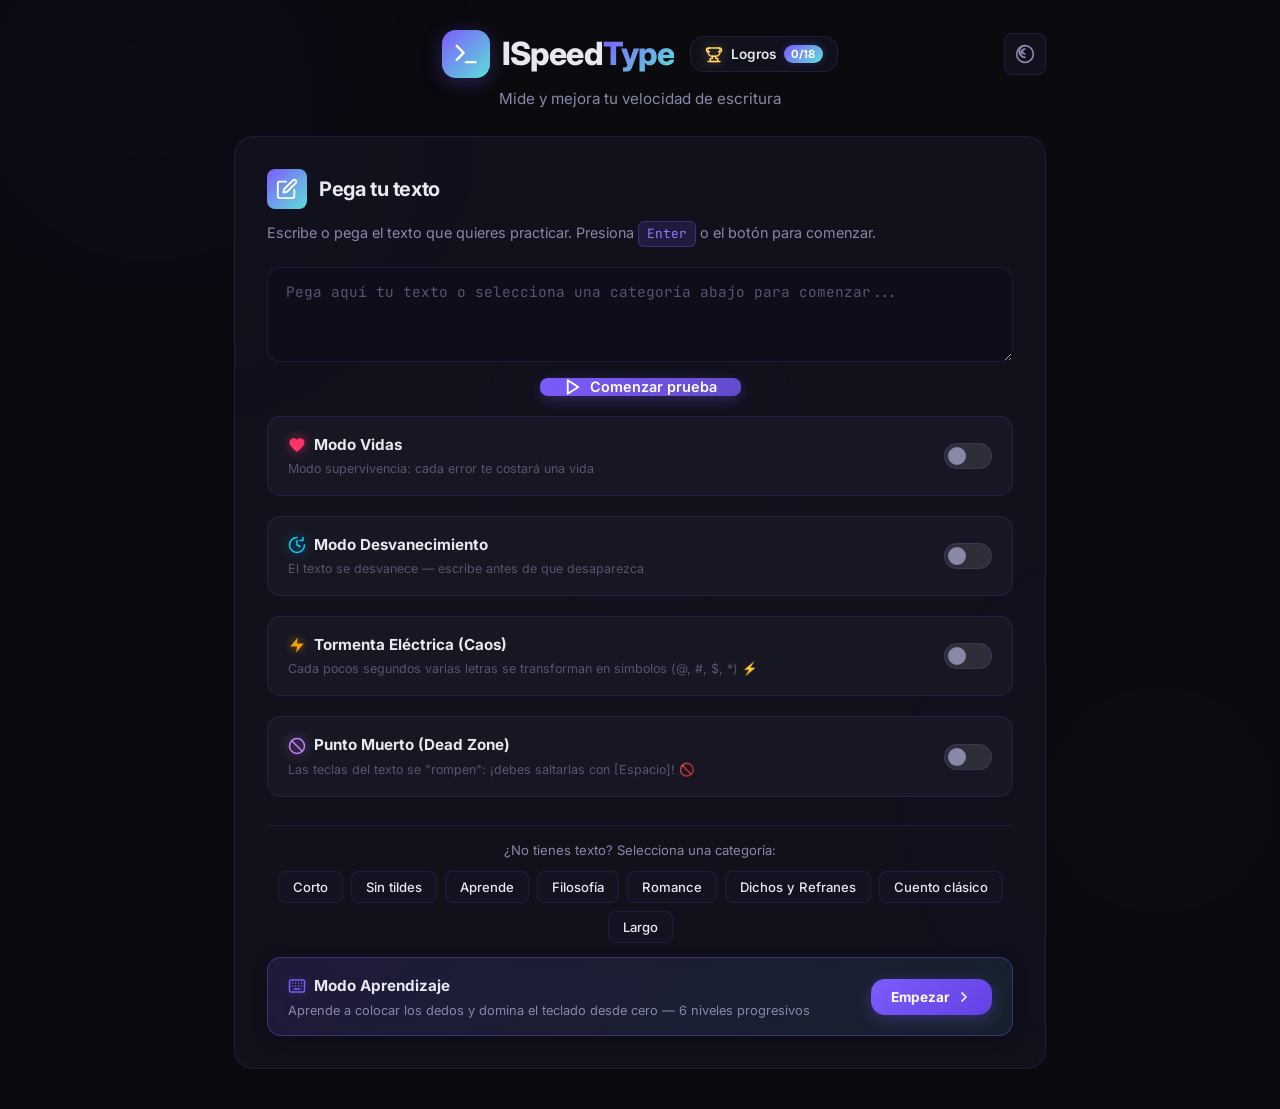
<file: index.html>
<!DOCTYPE html>
<html lang="es" data-theme="dark">
<head>
    <meta charset="UTF-8">
    <meta name="viewport" content="width=device-width, initial-scale=1.0">
    <!-- ========================================== -->
    <!-- 🚀 CONFIGURACIÓN SEO AVANZADA PARA ISPEEDTYPE -->
    <!-- ========================================== -->

    <!-- Título optimizado con palabras clave de alta búsqueda (Máximo 60 caracteres) -->
    <title>ISpeedType — Test de Mecanografía y Velocidad de Escritura</title>

    <!-- Descripción persuasiva con gancho comercial y emojis para el buscador (Máximo 155 caracteres) -->
    <meta name="description" content="⌨ Mide tus WPM y precisión con ISpeedType. Diviértete con modos de juego únicos: supervivencia con vidas, tormentas de símbolos y retos de mecanografía. 🚀">

    <!-- Palabras clave de control para el robot de Google -->
    <meta name="robots" content="index, follow">
    <meta name="author" content="Holman2chila-droid">
    <link rel="canonical" href="https://github.io">

    <!-- 🌐 Optimización para Redes Sociales (Open Graph - Facebook, Discord, WhatsApp) -->
    <meta property="og:site_name" content="ISpeedType">
    <meta property="og:title" content="ISpeedType — Test de Mecanografía Gamificado">
    <meta property="og:description" content="¿Qué tan rápido escribes? Pon a prueba tus dedos con vidas, textos desvanecientes y caos de símbolos. ¡Mejora tus WPM gratis!">
    <meta property="og:type" content="website">
    <meta property="og:url" content="https://github.io">
    <!-- Nota: Si más adelante diseñas un logo o banner, pon su enlace en la línea de abajo -->
    <meta property="og:image" content="https://github.io/assets/preview.png"> 

    <!-- 🐦 Optimización Exclusiva para X (Twitter Card) -->
    <meta name="twitter:card" content="summary_large_image">
    <meta name="twitter:title" content="ISpeedType — Rompe récords de mecanografía">
    <meta name="twitter:description" content="Esquiva teclas rotas y supera tormentas eléctricas de letras. El test de velocidad de escritura más divertido.">
    <meta name="twitter:image" content="https://github.io/assets/preview.png">

    <!-- ========================================== -->
    <link rel="preconnect" href="https://fonts.googleapis.com">
    <link rel="preconnect" href="https://fonts.gstatic.com" crossorigin>
    <link href="https://fonts.googleapis.com/css2?family=Inter:wght@300;400;500;600;700;800;900&family=JetBrains+Mono:wght@400;500;600;700&display=swap" rel="stylesheet">
    <link rel="stylesheet" href="styles.css">
</head>
<body>
    <div class="bg-glow bg-glow-1"></div>
    <div class="bg-glow bg-glow-2"></div>
    <div class="bg-glow bg-glow-3"></div>

    <div class="app-container">
        <!-- Header -->
        <header class="header">
            <div class="header-top">
                <div class="logo">
                    <div class="logo-icon">
                        <svg width="28" height="28" viewBox="0 0 24 24" fill="none" stroke="currentColor" stroke-width="2" stroke-linecap="round" stroke-linejoin="round">
                            <polyline points="4 17 10 11 4 5"></polyline>
                            <line x1="12" y1="19" x2="20" y2="19"></line>
                        </svg>
                    </div>
                    <span class="logo-text">ISpeed<span class="logo-accent">Type</span></span>
                </div>

                <div class="header-actions">
                    <!-- Achievements Button -->
                    <button class="achievements-toggle-btn" id="achievements-toggle" aria-label="Ver logros" title="Ver logros">
                        <svg width="18" height="18" viewBox="0 0 24 24" fill="none" stroke="currentColor" stroke-width="2" stroke-linecap="round" stroke-linejoin="round">
                            <path d="M6 9H4.5a2.5 2.5 0 0 1 0-5H6"></path>
                            <path d="M18 9h1.5a2.5 2.5 0 0 0 0-5H18"></path>
                            <path d="M4 22h16"></path>
                            <path d="M10 14.66V17c0 .55-.45 1-1 1H7v4h10v-4h-2c-.55 0-1-.45-1-1v-2.34"></path>
                            <path d="M6 4h12a2 2 0 0 1 2 2v3a6 6 0 0 1-6 6h-4a6 6 0 0 1-6-6V6a2 2 0 0 1 2-2z"></path>
                        </svg>
                        <span>Logros</span>
                        <span class="achievements-badge-count" id="achievements-badge-count">0/18</span>
                    </button>

                    <!-- Theme Menu -->
                    <div class="theme-menu" id="theme-menu">
                        <button class="theme-toggle-btn" id="theme-toggle" aria-label="Cambiar tema" title="Cambiar tema">
                            <svg width="20" height="20" viewBox="0 0 24 24" fill="none" stroke="currentColor" stroke-width="2" stroke-linecap="round" stroke-linejoin="round">
                                <circle cx="12" cy="12" r="10"></circle>
                                <path d="M12 2a7 7 0 0 0 0 14 5 5 0 0 1 0 -10 3 3 0 0 0 0 6"></path>
                            </svg>
                        </button>
                        <div class="theme-dropdown hidden" id="theme-dropdown">
                            <span class="theme-dropdown-title">Temas</span>
                            <div class="theme-options">
                                <button class="theme-option" data-theme="dark">
                                    <span class="theme-swatch" style="background: linear-gradient(135deg, #14141f, #7c5cfc)"></span>
                                    <span>Oscuro</span>
                                </button>
                                <button class="theme-option" data-theme="light">
                                    <span class="theme-swatch" style="background: linear-gradient(135deg, #f0eff5, #8b7bd4)"></span>
                                    <span>Claro</span>
                                </button>
                                <button class="theme-option" data-theme="violet">
                                    <span class="theme-swatch" style="background: linear-gradient(135deg, #1e1530, #a78bfa)"></span>
                                    <span>Violeta</span>
                                </button>
                                <button class="theme-option" data-theme="rose">
                                    <span class="theme-swatch" style="background: linear-gradient(135deg, #1e1418, #d4979e)"></span>
                                    <span>Rosa</span>
                                </button>
                                <button class="theme-option" data-theme="green">
                                    <span class="theme-swatch" style="background: linear-gradient(135deg, #111e16, #7cc8a0)"></span>
                                    <span>Verde</span>
                                </button>
                            </div>
                        </div>
                    </div>
                </div>
            </div>
            <p class="tagline">Mide y mejora tu velocidad de escritura</p>
        </header>

        <!-- Setup Phase -->
        <section id="setup-section" class="section setup-section">
            <div class="card glass-card">
                <div class="card-header">
                    <div class="card-icon">
                        <svg width="22" height="22" viewBox="0 0 24 24" fill="none" stroke="currentColor" stroke-width="2" stroke-linecap="round" stroke-linejoin="round">
                            <path d="M11 4H4a2 2 0 0 0-2 2v14a2 2 0 0 0 2 2h14a2 2 0 0 0 2-2v-7"></path>
                            <path d="M18.5 2.5a2.121 2.121 0 0 1 3 3L12 15l-4 1 1-4 9.5-9.5z"></path>
                        </svg>
                    </div>
                    <h2>Pega tu texto</h2>
                </div>
                <p class="card-description">Escribe o pega el texto que quieres practicar. Presiona <kbd>Enter</kbd> o el botón para comenzar.</p>
                <textarea id="text-input" class="text-input" placeholder="Pega aquí tu texto o selecciona una categoría abajo para comenzar..." rows="3"></textarea>
                
                <!-- Anti-Cheat Warning Feedback -->
                <div id="anticheat-warning" class="anticheat-warning hidden">
                    <div class="anticheat-warning-icon">⚠️</div>
                    <div class="anticheat-warning-body">
                        <span class="anticheat-warning-title">Texto no válido para logros</span>
                        <span id="anticheat-warning-desc" class="anticheat-warning-desc">Asegúrate de usar un texto real con palabras variadas.</span>
                    </div>
                    <button type="button" class="btn-practice-start" id="btn-practice-start" title="Jugar sin registro de logros">
                        Modo Práctica
                    </button>
                </div>

                <div style="display: flex; flex-direction: column; gap: 14px; margin-top: 8px;">
                    <button id="start-btn" class="btn btn-primary" style="margin: 0 auto; width: auto; padding: 0 24px;">
                        <svg width="18" height="18" viewBox="0 0 24 24" fill="none" stroke="currentColor" stroke-width="2.5" stroke-linecap="round" stroke-linejoin="round">
                            <polygon points="5 3 19 12 5 21 5 3"></polygon>
                        </svg>
                        Comenzar prueba
                    </button>

                    <!-- Modo Vidas (Supervivencia) Switch & Difficulty Selector -->
                    <div class="survival-mode-card">
                        <div class="survival-toggle-row">
                            <div class="survival-info">
                                <span class="survival-title">
                                    <svg width="18" height="18" viewBox="0 0 24 24" fill="currentColor" class="heart-icon">
                                        <path d="M12 21.35l-1.45-1.32C5.4 15.36 2 12.28 2 8.5 2 5.42 4.42 3 7.5 3c1.74 0 3.41.81 4.5 2.09C13.09 3.81 14.76 3 16.5 3 19.58 3 22 5.42 22 8.5c0 3.78-3.4 6.86-8.55 11.54L12 21.35z"/>
                                    </svg>
                                    Modo Vidas
                                </span>
                                <span class="survival-subtitle">Modo supervivencia: cada error te costará una vida</span>
                            </div>
                            <label class="switch-toggle" for="lives-mode-switch">
                                <input type="checkbox" id="lives-mode-switch">
                                <span class="slider round"></span>
                            </label>
                        </div>

                        <!-- Selector de dificultad animado -->
                        <div class="difficulty-wrapper hidden" id="difficulty-wrapper">
                            <span class="difficulty-label">Selecciona la dificultad:</span>
                            <div class="difficulty-options">
                                <button type="button" class="btn-diff" data-lives="10">
                                    <span class="diff-tag">Fácil</span>
                                    <span class="diff-val">10 ❤️</span>
                                </button>
                                <button type="button" class="btn-diff active" data-lives="5">
                                    <span class="diff-tag">Medio</span>
                                    <span class="diff-val">5 ❤️</span>
                                </button>
                                <button type="button" class="btn-diff" data-lives="3">
                                    <span class="diff-tag">Difícil</span>
                                    <span class="diff-val">3 ❤️</span>
                                </button>
                                <button type="button" class="btn-diff diff-hardcore" data-lives="1">
                                    <span class="diff-tag">Hardcore</span>
                                    <span class="diff-val">1 💀</span>
                                </button>
                            </div>
                        </div>
                    </div>

                    <!-- Modo Desvanecimiento Switch & Speed Selector -->
                    <div class="survival-mode-card fade-mode-card">
                        <div class="survival-toggle-row">
                            <div class="survival-info">
                                <span class="survival-title">
                                    <svg width="18" height="18" viewBox="0 0 24 24" fill="none" stroke="currentColor" stroke-width="2" stroke-linecap="round" stroke-linejoin="round" class="fade-icon">
                                        <path d="M12 2a10 10 0 1 0 10 10"></path>
                                        <path d="M12 6v6l4 2"></path>
                                        <path d="M20 2v4h-4"></path>
                                    </svg>
                                    Modo Desvanecimiento
                                </span>
                                <span class="survival-subtitle">El texto se desvanece — escribe antes de que desaparezca</span>
                            </div>
                            <label class="switch-toggle" for="fade-mode-switch">
                                <input type="checkbox" id="fade-mode-switch">
                                <span class="slider slider-fade round"></span>
                            </label>
                        </div>

                        <!-- Selector de velocidad animado -->
                        <div class="difficulty-wrapper hidden" id="fade-speed-wrapper">
                            <span class="difficulty-label">Velocidad de desvanecimiento:</span>
                            <div class="difficulty-options fade-speed-options">
                                <button type="button" class="btn-diff btn-speed" data-wpm="20">
                                    <span class="diff-tag">Lento</span>
                                    <span class="diff-val fade-val">20 WPM</span>
                                </button>
                                <button type="button" class="btn-diff btn-speed active" data-wpm="40">
                                    <span class="diff-tag">Medio</span>
                                    <span class="diff-val fade-val">40 WPM</span>
                                </button>
                                <button type="button" class="btn-diff btn-speed" data-wpm="60">
                                    <span class="diff-tag">Rápido</span>
                                    <span class="diff-val fade-val">60 WPM</span>
                                </button>
                                <button type="button" class="btn-diff btn-speed diff-hardcore" data-wpm="80">
                                    <span class="diff-tag">Pro</span>
                                    <span class="diff-val fade-val">80 WPM</span>
                                </button>
                            </div>
                        </div>
                    </div>

                    <!-- Modo Tormenta Eléctrica (Caos) Switch & Dificultad -->
                    <div class="survival-mode-card storm-mode-card">
                        <div class="survival-toggle-row">
                            <div class="survival-info">
                                <span class="survival-title">
                                    <svg width="18" height="18" viewBox="0 0 24 24" fill="currentColor" class="storm-icon">
                                        <polygon points="13 2 3 14 12 14 11 22 21 10 12 10 13 2"></polygon>
                                    </svg>
                                    Tormenta Eléctrica (Caos)
                                </span>
                                <span class="survival-subtitle">Cada pocos segundos varias letras se transforman en símbolos (@, #, $, *) ⚡</span>
                            </div>
                            <label class="switch-toggle" for="storm-mode-switch">
                                <input type="checkbox" id="storm-mode-switch">
                                <span class="slider slider-storm round"></span>
                            </label>
                        </div>

                        <!-- Selector de intensidad de tormenta animado -->
                        <div class="difficulty-wrapper hidden" id="storm-diff-wrapper">
                            <span class="difficulty-label">Intensidad del Caos:</span>
                            <div class="difficulty-options storm-diff-options">
                                <button type="button" class="btn-diff btn-storm-diff" data-interval="5000" data-count="1">
                                    <span class="diff-tag">Fácil</span>
                                    <span class="diff-val storm-val">1 letra / 5s</span>
                                </button>
                                <button type="button" class="btn-diff btn-storm-diff active" data-interval="4000" data-count="2">
                                    <span class="diff-tag">Medio</span>
                                    <span class="diff-val storm-val">2 letras / 4s</span>
                                </button>
                                <button type="button" class="btn-diff btn-storm-diff" data-interval="2500" data-count="3">
                                    <span class="diff-tag">Pro</span>
                                    <span class="diff-val storm-val">3 letras / 2.5s</span>
                                </button>
                                <button type="button" class="btn-diff btn-storm-diff diff-hardcore" data-interval="1500" data-count="4">
                                    <span class="diff-tag">Hardcore</span>
                                    <span class="diff-val storm-val">4 letras / 1.5s</span>
                                </button>
                            </div>
                        </div>
                    </div>

                    <!-- Punto Muerto (Dead Zone) Switch & Selector de Teclas -->
                    <div class="survival-mode-card deadzone-mode-card">
                        <div class="survival-toggle-row">
                            <div class="survival-info">
                                <span class="survival-title">
                                    <svg width="18" height="18" viewBox="0 0 24 24" fill="none" stroke="currentColor" stroke-width="2" stroke-linecap="round" stroke-linejoin="round" class="deadzone-icon">
                                        <circle cx="12" cy="12" r="10"></circle>
                                        <line x1="4.93" y1="4.93" x2="19.07" y2="19.07"></line>
                                    </svg>
                                    Punto Muerto (Dead Zone)
                                </span>
                                <span class="survival-subtitle">Las teclas del texto se "rompen": ¡debes saltarlas con [Espacio]! 🚫</span>
                            </div>
                            <label class="switch-toggle" for="deadzone-mode-switch">
                                <input type="checkbox" id="deadzone-mode-switch">
                                <span class="slider slider-deadzone round"></span>
                            </label>
                        </div>

                        <!-- Selector de cantidad de teclas rotas -->
                        <div class="difficulty-wrapper hidden" id="deadzone-diff-wrapper">
                            <span class="difficulty-label">Teclas rotas a esquivar:</span>
                            <div class="difficulty-options deadzone-diff-options">
                                <button type="button" class="btn-diff btn-deadzone-diff" data-keys="2">
                                    <span class="diff-tag">Fácil</span>
                                    <span class="diff-val deadzone-val">2 teclas</span>
                                </button>
                                <button type="button" class="btn-diff btn-deadzone-diff active" data-keys="3">
                                    <span class="diff-tag">Medio</span>
                                    <span class="diff-val deadzone-val">3 teclas</span>
                                </button>
                                <button type="button" class="btn-diff btn-deadzone-diff" data-keys="4">
                                    <span class="diff-tag">Pro</span>
                                    <span class="diff-val deadzone-val">4 teclas</span>
                                </button>
                                <button type="button" class="btn-diff btn-deadzone-diff diff-hardcore" data-keys="5">
                                    <span class="diff-tag">Hardcore</span>
                                    <span class="diff-val deadzone-val">5 teclas</span>
                                </button>
                            </div>
                        </div>
                    </div>

                    <div class="random-text-container">
                        <p class="random-text-title">¿No tienes texto? Selecciona una categoría:</p>
                        <div class="random-buttons">
                            <button class="btn btn-secondary btn-sm" id="btn-rand-short">Corto</button>
                            <button class="btn btn-secondary btn-sm" id="btn-rand-noaccent">Sin tildes</button>
                            <button class="btn btn-secondary btn-sm" id="btn-rand-learn">Aprende</button>
                            <button class="btn btn-secondary btn-sm" id="btn-rand-philosophy">Filosofía</button>
                            <button class="btn btn-secondary btn-sm" id="btn-rand-romance">Romance</button>
                            <button class="btn btn-secondary btn-sm" id="btn-rand-sayings">Dichos y Refranes</button>
                            <button class="btn btn-secondary btn-sm" id="btn-rand-classic">Cuento clásico</button>
                            <button class="btn btn-secondary btn-sm" id="btn-rand-long">Largo</button>
                        </div>
                    </div>

                    <!-- Modo Aprendizaje (Touch Typing Tutor) -->
                    <div class="tutor-entry-card">
                        <div class="tutor-entry-info">
                            <span class="tutor-entry-title">
                                <svg width="18" height="18" viewBox="0 0 24 24" fill="none" stroke="currentColor" stroke-width="2" stroke-linecap="round" stroke-linejoin="round">
                                    <rect x="2" y="4" width="20" height="16" rx="2"></rect>
                                    <path d="M6 8h.01M10 8h.01M14 8h.01M18 8h.01"></path>
                                    <path d="M6 12h.01M10 12h.01M14 12h.01M18 12h.01"></path>
                                    <path d="M8 16h8"></path>
                                </svg>
                                Modo Aprendizaje
                            </span>
                            <span class="tutor-entry-subtitle">Aprende a colocar los dedos y domina el teclado desde cero — 6 niveles progresivos</span>
                        </div>
                        <button type="button" class="btn btn-tutor-start" id="btn-tutor-start">
                            Empezar
                            <svg width="16" height="16" viewBox="0 0 24 24" fill="none" stroke="currentColor" stroke-width="2.5" stroke-linecap="round" stroke-linejoin="round">
                                <polyline points="9 18 15 12 9 6"></polyline>
                            </svg>
                        </button>
                    </div>
                </div>
            </div>
        </section>

        <!-- Typing Phase -->
        <section id="typing-section" class="section typing-section hidden">
            <!-- Countdown Overlay -->
            <div id="countdown-overlay" class="countdown-overlay hidden">
                <div class="countdown-content">
                    <span id="countdown-number" class="countdown-number">3</span>
                    <span id="countdown-label" class="countdown-label">¡Prepárate!</span>
                </div>
            </div>

            <!-- Dead Zone Banner -->
            <div id="deadzone-banner" class="deadzone-banner hidden">
                <span class="deadzone-banner-icon">⚠️</span>
                <span id="deadzone-banner-text">¡Teclas <span id="deadzone-keys" class="deadzone-keys"></span> rotas! Usa <kbd>[Espacio]</kbd> para saltarlas.</span>
            </div>

            <!-- Practice Mode Banner (Anti-Cheat) -->
            <div id="practice-mode-banner" class="practice-mode-banner hidden">
                <span class="practice-banner-icon">⚠️</span>
                <span id="practice-banner-text"><strong>Modo Práctica:</strong> Logros desactivados para este texto.</span>
            </div>

            <!-- Stats Bar -->
            <div class="stats-bar" id="stats-bar">
                <div class="stat-card glass-card-mini">
                    <span class="stat-label">WPM</span>
                    <span id="wpm-display" class="stat-value">0</span>
                </div>
                <div class="stat-card glass-card-mini">
                    <span class="stat-label">Precisión</span>
                    <span id="accuracy-display" class="stat-value">100<small>%</small></span>
                </div>
                <div class="stat-card glass-card-mini">
                    <span class="stat-label">Tiempo</span>
                    <span id="time-display" class="stat-value">0:00</span>
                </div>
                <div class="stat-card glass-card-mini">
                    <span class="stat-label">Errores</span>
                    <span id="errors-display" class="stat-value error-color">0</span>
                </div>
                <div class="stat-card glass-card-mini hidden" id="lives-stat-card">
                    <span class="stat-label">Vidas</span>
                    <span id="lives-display" class="stat-value lives-highlight">
                        <span id="lives-count">5</span>
                        <span id="lives-hearts" class="lives-hearts">❤️❤️❤️❤️❤️</span>
                    </span>
                </div>
                <div class="stat-card glass-card-mini hidden" id="combo-stat-card">
                    <span class="stat-label" id="combo-label">Combo</span>
                    <span id="combo-display" class="stat-value combo-highlight">
                        <span id="combo-count">0</span><small id="combo-suffix">x</small>
                    </span>
                </div>
            </div>

            <!-- Progress Bar -->
            <div class="progress-wrapper">
                <div class="progress-bar-container">
                    <div id="progress-bar" class="progress-bar-fill"></div>
                </div>
                <span id="progress-text" class="progress-text">0%</span>
            </div>

            <!-- Text Display -->
            <div class="card glass-card typing-card">
                <div id="text-display" class="text-display"></div>
            </div>

            <!-- Typing Input -->
            <div class="typing-input-wrapper">
                <input id="typing-input" class="typing-input" type="text" placeholder="Empieza a escribir aquí..." autocomplete="off" autocorrect="off" autocapitalize="off" spellcheck="false">
            </div>

            <!-- Hint -->
            <p class="typing-hint" id="typing-hint">
                <svg width="14" height="14" viewBox="0 0 24 24" fill="none" stroke="currentColor" stroke-width="2" stroke-linecap="round" stroke-linejoin="round">
                    <circle cx="12" cy="12" r="10"></circle>
                    <line x1="12" y1="16" x2="12" y2="12"></line>
                    <line x1="12" y1="8" x2="12.01" y2="8"></line>
                </svg>
                Si cometes un error, usa <kbd>Backspace</kbd> para borrar y corregir
            </p>

            <!-- Controls -->
            <div class="controls">
                <button id="restart-btn" class="btn btn-secondary">
                    <svg width="16" height="16" viewBox="0 0 24 24" fill="none" stroke="currentColor" stroke-width="2.5" stroke-linecap="round" stroke-linejoin="round">
                        <polyline points="1 4 1 10 7 10"></polyline>
                        <path d="M3.51 15a9 9 0 1 0 2.13-9.36L1 10"></path>
                    </svg>
                    Reiniciar
                </button>
                <button id="new-text-btn" class="btn btn-ghost">
                    <svg width="16" height="16" viewBox="0 0 24 24" fill="none" stroke="currentColor" stroke-width="2.5" stroke-linecap="round" stroke-linejoin="round">
                        <line x1="12" y1="5" x2="12" y2="19"></line>
                        <line x1="5" y1="12" x2="19" y2="12"></line>
                    </svg>
                    Nuevo texto
                </button>
            </div>
        </section>

        <!-- Results Phase -->
        <section id="results-section" class="section results-section hidden">
            <div class="card glass-card results-card">
                <div class="results-badge">
                    <svg width="48" height="48" viewBox="0 0 24 24" fill="none" stroke="currentColor" stroke-width="1.5" stroke-linecap="round" stroke-linejoin="round">
                        <circle cx="12" cy="8" r="7"></circle>
                        <polyline points="8.21 13.89 7 23 12 20 17 23 15.79 13.88"></polyline>
                    </svg>
                </div>
                <h2 class="results-title">¡Prueba completada!</h2>
                <p class="results-subtitle">Aquí están tus resultados</p>

                <div class="results-grid">
                    <div class="result-item result-highlight">
                        <span class="result-number" id="result-wpm">0</span>
                        <span class="result-label">WPM</span>
                    </div>
                    <div class="result-item">
                        <span class="result-number" id="result-accuracy">0%</span>
                        <span class="result-label">Precisión</span>
                    </div>
                    <div class="result-item">
                        <span class="result-number" id="result-time">0:00</span>
                        <span class="result-label">Tiempo total</span>
                    </div>
                    <div class="result-item">
                        <span class="result-number" id="result-errors">0</span>
                        <span class="result-label">Errores totales</span>
                    </div>
                </div>

                <div class="results-actions">
                    <button id="results-restart-btn" class="btn btn-primary">
                        <svg width="16" height="16" viewBox="0 0 24 24" fill="none" stroke="currentColor" stroke-width="2.5" stroke-linecap="round" stroke-linejoin="round">
                            <polyline points="1 4 1 10 7 10"></polyline>
                            <path d="M3.51 15a9 9 0 1 0 2.13-9.36L1 10"></path>
                        </svg>
                        Repetir prueba
                    </button>
                    <button id="results-new-btn" class="btn btn-secondary">
                        <svg width="16" height="16" viewBox="0 0 24 24" fill="none" stroke="currentColor" stroke-width="2.5" stroke-linecap="round" stroke-linejoin="round">
                            <line x1="12" y1="5" x2="12" y2="19"></line>
                            <line x1="5" y1="12" x2="19" y2="12"></line>
                        </svg>
                        Nuevo texto
                    </button>
                </div>
            </div>
        </section>

        <!-- ===== MODO APRENDIZAJE (Touch Typing Tutor) ===== -->
        <section id="tutor-section" class="section tutor-section hidden">
            <!-- Tutor Header -->
            <div class="tutor-header">
                <div class="tutor-header-left">
                    <div class="tutor-title-group">
                        <svg width="22" height="22" viewBox="0 0 24 24" fill="none" stroke="currentColor" stroke-width="2" stroke-linecap="round" stroke-linejoin="round">
                            <rect x="2" y="4" width="20" height="16" rx="2"></rect>
                            <path d="M6 8h.01M10 8h.01M14 8h.01M18 8h.01"></path>
                            <path d="M6 12h.01M10 12h.01M14 12h.01M18 12h.01"></path>
                            <path d="M8 16h8"></path>
                        </svg>
                        <h2 class="tutor-main-title">Modo Aprendizaje</h2>
                    </div>
                    <span class="tutor-level-label" id="tutor-level-label">Nivel 1 — Fila Guía</span>
                </div>
                <button class="btn btn-ghost btn-sm" id="tutor-exit-btn">
                    <svg width="16" height="16" viewBox="0 0 24 24" fill="none" stroke="currentColor" stroke-width="2.5" stroke-linecap="round" stroke-linejoin="round">
                        <line x1="18" y1="6" x2="6" y2="18"></line>
                        <line x1="6" y1="6" x2="18" y2="18"></line>
                    </svg>
                    Salir
                </button>
            </div>

            <!-- Level Selector -->
            <div class="tutor-level-selector">
                <button class="tutor-level-btn active" data-level="1">1</button>
                <button class="tutor-level-btn" data-level="2">2</button>
                <button class="tutor-level-btn" data-level="3">3</button>
                <button class="tutor-level-btn" data-level="4">4</button>
                <button class="tutor-level-btn" data-level="5">5</button>
                <button class="tutor-level-btn" data-level="6">6</button>
            </div>

            <!-- Tutor Text Display -->
            <div class="card glass-card tutor-text-card">
                <div id="tutor-text-display" class="tutor-text-display"></div>
            </div>

            <!-- Tutor Progress -->
            <div class="tutor-progress-wrapper">
                <div class="tutor-progress-bar-container">
                    <div id="tutor-progress-bar" class="tutor-progress-bar-fill"></div>
                </div>
                <span id="tutor-progress-text" class="tutor-progress-text">0%</span>
            </div>

            <!-- Virtual Keyboard -->
            <!-- Virtual Keyboard (Layout Escalonado Tipo Ladrillo) -->
            <div class="tutor-keyboard" id="tutor-keyboard">
                <!-- Row 1: Number Row -->
                <div class="kb-row kb-row-numbers">
                    <kbd data-key="1" class="kb-key finger-lp">1</kbd>
                    <kbd data-key="2" class="kb-key finger-lr">2</kbd>
                    <kbd data-key="3" class="kb-key finger-lm">3</kbd>
                    <kbd data-key="4" class="kb-key finger-li">4</kbd>
                    <kbd data-key="5" class="kb-key finger-li">5</kbd>
                    <kbd data-key="6" class="kb-key finger-ri">6</kbd>
                    <kbd data-key="7" class="kb-key finger-ri">7</kbd>
                    <kbd data-key="8" class="kb-key finger-rm">8</kbd>
                    <kbd data-key="9" class="kb-key finger-rr">9</kbd>
                    <kbd data-key="0" class="kb-key finger-rp">0</kbd>
                    <kbd data-key="Backspace" class="kb-key kb-mod kb-backspace">⌫ Borrar</kbd>
                </div>
                <!-- Row 2: QWERTY (Desplazada hacia la derecha por Tab) -->
                <div class="kb-row kb-row-top">
                    <kbd data-key="Tab" class="kb-key kb-mod kb-tab">⇥ Tab</kbd>
                    <kbd data-key="q" class="kb-key finger-lp">Q</kbd>
                    <kbd data-key="w" class="kb-key finger-lr">W</kbd>
                    <kbd data-key="e" class="kb-key finger-lm">E</kbd>
                    <kbd data-key="r" class="kb-key finger-li">R</kbd>
                    <kbd data-key="t" class="kb-key finger-li">T</kbd>
                    <kbd data-key="y" class="kb-key finger-ri">Y</kbd>
                    <kbd data-key="u" class="kb-key finger-ri">U</kbd>
                    <kbd data-key="i" class="kb-key finger-rm">I</kbd>
                    <kbd data-key="o" class="kb-key finger-rr">O</kbd>
                    <kbd data-key="p" class="kb-key finger-rp">P</kbd>
                </div>
                <!-- Row 3: Home Row (Desplazada aún más a la derecha por Bloq Mayús) -->
                <div class="kb-row kb-row-home">
                    <kbd data-key="CapsLock" class="kb-key kb-mod kb-caps">⇪ Bloq</kbd>
                    <kbd data-key="a" class="kb-key finger-lp home-key">A</kbd>
                    <kbd data-key="s" class="kb-key finger-lr home-key">S</kbd>
                    <kbd data-key="d" class="kb-key finger-lm home-key">D</kbd>
                    <kbd data-key="f" class="kb-key finger-li home-key has-bump">F</kbd>
                    <kbd data-key="g" class="kb-key finger-li">G</kbd>
                    <kbd data-key="h" class="kb-key finger-ri">H</kbd>
                    <kbd data-key="j" class="kb-key finger-ri home-key has-bump">J</kbd>
                    <kbd data-key="k" class="kb-key finger-rm home-key">K</kbd>
                    <kbd data-key="l" class="kb-key finger-rr home-key">L</kbd>
                    <kbd data-key="ñ" class="kb-key finger-rp home-key">Ñ</kbd>
                    <kbd data-key="Enter" class="kb-key kb-mod kb-enter">↵ Intro</kbd>
                </div>
                <!-- Row 4: Bottom Row (Desplazada a la derecha por Shift Izquierdo) -->
                <div class="kb-row kb-row-bottom">
                    <kbd data-key="Shift" class="kb-key kb-shift kb-shift-left finger-lp">⇧ Shift</kbd>
                    <kbd data-key="z" class="kb-key finger-lp">Z</kbd>
                    <kbd data-key="x" class="kb-key finger-lr">X</kbd>
                    <kbd data-key="c" class="kb-key finger-lm">C</kbd>
                    <kbd data-key="v" class="kb-key finger-li">V</kbd>
                    <kbd data-key="b" class="kb-key finger-li">B</kbd>
                    <kbd data-key="n" class="kb-key finger-ri">N</kbd>
                    <kbd data-key="m" class="kb-key finger-ri">M</kbd>
                    <kbd data-key="," class="kb-key finger-rm">,</kbd>
                    <kbd data-key="." class="kb-key finger-rr">.</kbd>
                    <kbd data-key="Shift" class="kb-key kb-shift kb-shift-right finger-rp">⇧ Shift</kbd>
                </div>
                <!-- Row 5: Space Row -->
                <div class="kb-row kb-row-space">
                    <kbd class="kb-key kb-mod kb-ctrl">Ctrl</kbd>
                    <kbd class="kb-key kb-mod kb-alt">Alt</kbd>
                    <kbd data-key=" " class="kb-key kb-space finger-thumb">Espacio</kbd>
                    <kbd class="kb-key kb-mod kb-alt">Alt Gr</kbd>
                    <kbd class="kb-key kb-mod kb-ctrl">Ctrl</kbd>
                </div>
            </div>

            <!-- Hands Graphic -->
            <div class="tutor-hands" id="tutor-hands">
                <!-- Left Hand -->
                <div class="hand hand-left">
                    <div class="hand-label">Izquierda</div>
                    <div class="fingers-row">
                        <div class="finger finger-left-pinky finger-lp" title="Meñique">M</div>
                        <div class="finger finger-left-ring finger-lr" title="Anular">A</div>
                        <div class="finger finger-left-middle finger-lm" title="Medio">D</div>
                        <div class="finger finger-left-index finger-li" title="Índice">I</div>
                        <div class="finger finger-left-thumb finger-thumb" title="Pulgar">P</div>
                    </div>
                </div>
                <!-- Right Hand -->
                <div class="hand hand-right">
                    <div class="hand-label">Derecha</div>
                    <div class="fingers-row">
                        <div class="finger finger-right-thumb finger-thumb" title="Pulgar">P</div>
                        <div class="finger finger-right-index finger-ri" title="Índice">I</div>
                        <div class="finger finger-right-middle finger-rm" title="Medio">D</div>
                        <div class="finger finger-right-ring finger-rr" title="Anular">A</div>
                        <div class="finger finger-right-pinky finger-rp" title="Meñique">M</div>
                    </div>
                </div>
            </div>

            <!-- Tutor Controls -->
            <div class="tutor-controls">
                <button class="btn btn-secondary" id="tutor-restart-btn">
                    <svg width="16" height="16" viewBox="0 0 24 24" fill="none" stroke="currentColor" stroke-width="2.5" stroke-linecap="round" stroke-linejoin="round">
                        <polyline points="1 4 1 10 7 10"></polyline>
                        <path d="M3.51 15a9 9 0 1 0 2.13-9.36L1 10"></path>
                    </svg>
                    Reiniciar nivel
                </button>
                <button class="btn btn-primary hidden" id="tutor-next-btn">
                    Siguiente nivel
                    <svg width="16" height="16" viewBox="0 0 24 24" fill="none" stroke="currentColor" stroke-width="2.5" stroke-linecap="round" stroke-linejoin="round">
                        <polyline points="9 18 15 12 9 6"></polyline>
                    </svg>
                </button>
            </div>
        </section>
    </div>

    <!-- Achievements Modal / Panel -->
    <div id="achievements-modal" class="achievements-modal-overlay hidden">
        <div class="achievements-panel glass-card">
            <div class="achievements-header">
                <div class="achievements-title-group">
                    <div class="achievements-icon-main">🏆</div>
                    <div>
                        <h2 class="achievements-title">Salón de Logros</h2>
                        <p class="achievements-subtitle">Progreso y retos de mecanografía</p>
                    </div>
                </div>
                <button class="achievements-close-btn" id="achievements-close" aria-label="Cerrar modal">
                    <svg width="20" height="20" viewBox="0 0 24 24" fill="none" stroke="currentColor" stroke-width="2" stroke-linecap="round" stroke-linejoin="round">
                        <line x1="18" y1="6" x2="6" y2="18"></line>
                        <line x1="6" y1="6" x2="18" y2="18"></line>
                    </svg>
                </button>
            </div>

            <!-- Global Progress Bar -->
            <div class="achievements-summary">
                <div class="achievements-progress-info">
                    <span class="achievements-progress-label">Progreso Total</span>
                    <span class="achievements-progress-score" id="achievements-progress-score">0 / 18 (0%)</span>
                </div>
                <div class="achievements-bar-container">
                    <div class="achievements-bar-fill" id="achievements-bar-fill" style="width: 0%;"></div>
                </div>
            </div>

            <!-- Category Filter Tabs -->
            <div class="achievements-categories" id="achievements-categories">
                <button class="ach-cat-btn active" data-category="all">Todos</button>
                <button class="ach-cat-btn" data-category="rachas">🔥 Rachas</button>
                <button class="ach-cat-btn" data-category="velocidad">⚡ Velocidad</button>
                <button class="ach-cat-btn" data-category="precision">🎯 Precisión</button>
                <button class="ach-cat-btn" data-category="vidas">❤️ Supervivencia</button>
                <button class="ach-cat-btn" data-category="persistencia">👑 Persistencia</button>
            </div>

            <!-- Achievements Grid -->
            <div class="achievements-grid" id="achievements-grid">
                <!-- Dynamically rendered via JS -->
            </div>
        </div>
    </div>

    <!-- Achievement Toast Container -->
    <div id="achievement-container" class="achievement-container"></div>

    <!-- Scripts -->
    <script src="texts.js"></script>
    <script src="app.js"></script>
</body>
</html>
</file>
<file: styles.css>
/* ===== CSS Variables & Design Tokens ===== */
/* ===== THEME: DARK (default) ===== */
:root,
[data-theme="dark"] {
    --bg-primary: #0a0a0f;
    --bg-secondary: #12121a;
    --bg-card: rgba(20, 20, 35, 0.7);
    --bg-card-hover: rgba(25, 25, 45, 0.8);
    --bg-input: rgba(15, 15, 28, 0.9);

    --text-primary: #e8e8f0;
    --text-secondary: #8888a8;
    --text-muted: #555570;

    --accent-primary: #7c5cfc;
    --accent-primary-hover: #9478ff;
    --accent-glow: rgba(124, 92, 252, 0.3);
    --accent-secondary: #5ce0d8;
    --accent-secondary-glow: rgba(92, 224, 216, 0.2);

    --color-correct: #5ce0d8;
    --color-correct-bg: rgba(92, 224, 216, 0.08);
    --color-error: #ff5577;
    --color-error-bg: rgba(255, 85, 119, 0.12);
    --color-error-glow: rgba(255, 85, 119, 0.3);
    --color-current: #ffd166;
    --color-current-bg: rgba(255, 209, 102, 0.15);
    --color-pending: #555570;

    --border-color: rgba(124, 92, 252, 0.15);
    --border-color-hover: rgba(124, 92, 252, 0.35);

    --glow-1: rgba(124, 92, 252, 0.15);
    --glow-2: rgba(92, 224, 216, 0.1);
    --glow-3: rgba(255, 209, 102, 0.06);

    --font-sans: 'Inter', -apple-system, BlinkMacSystemFont, sans-serif;
    --font-mono: 'JetBrains Mono', 'Fira Code', monospace;

    --radius-sm: 8px;
    --radius-md: 14px;
    --radius-lg: 20px;
    --radius-xl: 28px;

    --transition-fast: 150ms cubic-bezier(0.4, 0, 0.2, 1);
    --transition-normal: 250ms cubic-bezier(0.4, 0, 0.2, 1);
    --transition-slow: 400ms cubic-bezier(0.4, 0, 0.2, 1);
}

/* ===== THEME: LIGHT ===== */
[data-theme="light"] {
    --bg-primary: #f0eff5;
    --bg-secondary: #e8e7ef;
    --bg-card: rgba(255, 255, 255, 0.75);
    --bg-card-hover: rgba(255, 255, 255, 0.9);
    --bg-input: rgba(255, 255, 255, 0.95);

    --text-primary: #2a2840;
    --text-secondary: #6e6b88;
    --text-muted: #a09cb8;

    --accent-primary: #6b5bd4;
    --accent-primary-hover: #7d6ee6;
    --accent-glow: rgba(107, 91, 212, 0.2);
    --accent-secondary: #4aa89e;
    --accent-secondary-glow: rgba(74, 168, 158, 0.15);

    --color-correct: #3a9e8f;
    --color-correct-bg: rgba(58, 158, 143, 0.08);
    --color-error: #d94466;
    --color-error-bg: rgba(217, 68, 102, 0.1);
    --color-error-glow: rgba(217, 68, 102, 0.2);
    --color-current: #c49520;
    --color-current-bg: rgba(196, 149, 32, 0.12);
    --color-pending: #b0adc8;

    --border-color: rgba(107, 91, 212, 0.18);
    --border-color-hover: rgba(107, 91, 212, 0.35);

    --glow-1: rgba(107, 91, 212, 0.08);
    --glow-2: rgba(74, 168, 158, 0.06);
    --glow-3: rgba(196, 149, 32, 0.04);
}

/* ===== THEME: VIOLET ===== */
[data-theme="violet"] {
    --bg-primary: #110e1e;
    --bg-secondary: #1a152c;
    --bg-card: rgba(30, 24, 50, 0.7);
    --bg-card-hover: rgba(38, 30, 62, 0.8);
    --bg-input: rgba(22, 18, 38, 0.9);

    --text-primary: #e0d8f0;
    --text-secondary: #9488b8;
    --text-muted: #5e5480;

    --accent-primary: #a78bfa;
    --accent-primary-hover: #b9a2fc;
    --accent-glow: rgba(167, 139, 250, 0.25);
    --accent-secondary: #c4b5fd;
    --accent-secondary-glow: rgba(196, 181, 253, 0.15);

    --color-correct: #b8a8f8;
    --color-correct-bg: rgba(184, 168, 248, 0.08);
    --color-error: #f07088;
    --color-error-bg: rgba(240, 112, 136, 0.12);
    --color-error-glow: rgba(240, 112, 136, 0.25);
    --color-current: #e8c870;
    --color-current-bg: rgba(232, 200, 112, 0.12);
    --color-pending: #5e5480;

    --border-color: rgba(167, 139, 250, 0.18);
    --border-color-hover: rgba(167, 139, 250, 0.4);

    --glow-1: rgba(167, 139, 250, 0.15);
    --glow-2: rgba(196, 181, 253, 0.08);
    --glow-3: rgba(232, 200, 112, 0.04);
}

/* ===== THEME: ROSE ===== */
[data-theme="rose"] {
    --bg-primary: #14100f;
    --bg-secondary: #1e1818;
    --bg-card: rgba(35, 26, 28, 0.7);
    --bg-card-hover: rgba(45, 34, 36, 0.8);
    --bg-input: rgba(25, 18, 20, 0.9);

    --text-primary: #f0e4e6;
    --text-secondary: #b09098;
    --text-muted: #705860;

    --accent-primary: #d4979e;
    --accent-primary-hover: #e0a8b0;
    --accent-glow: rgba(212, 151, 158, 0.25);
    --accent-secondary: #e8bfb0;
    --accent-secondary-glow: rgba(232, 191, 176, 0.15);

    --color-correct: #d4a8a0;
    --color-correct-bg: rgba(212, 168, 160, 0.08);
    --color-error: #e86070;
    --color-error-bg: rgba(232, 96, 112, 0.12);
    --color-error-glow: rgba(232, 96, 112, 0.25);
    --color-current: #e8c888;
    --color-current-bg: rgba(232, 200, 136, 0.12);
    --color-pending: #705860;

    --border-color: rgba(212, 151, 158, 0.18);
    --border-color-hover: rgba(212, 151, 158, 0.4);

    --glow-1: rgba(212, 151, 158, 0.12);
    --glow-2: rgba(232, 191, 176, 0.08);
    --glow-3: rgba(232, 200, 136, 0.04);
}

/* ===== THEME: GREEN ===== */
[data-theme="green"] {
    --bg-primary: #0b120e;
    --bg-secondary: #121e16;
    --bg-card: rgba(20, 35, 25, 0.7);
    --bg-card-hover: rgba(28, 45, 32, 0.8);
    --bg-input: rgba(14, 25, 18, 0.9);

    --text-primary: #d8f0e0;
    --text-secondary: #88b098;
    --text-muted: #507060;

    --accent-primary: #7cc8a0;
    --accent-primary-hover: #90d8b0;
    --accent-glow: rgba(124, 200, 160, 0.25);
    --accent-secondary: #a0d8b8;
    --accent-secondary-glow: rgba(160, 216, 184, 0.15);

    --color-correct: #80c8a0;
    --color-correct-bg: rgba(128, 200, 160, 0.08);
    --color-error: #e07068;
    --color-error-bg: rgba(224, 112, 104, 0.12);
    --color-error-glow: rgba(224, 112, 104, 0.25);
    --color-current: #c8d070;
    --color-current-bg: rgba(200, 208, 112, 0.12);
    --color-pending: #507060;

    --border-color: rgba(124, 200, 160, 0.18);
    --border-color-hover: rgba(124, 200, 160, 0.4);

    --glow-1: rgba(124, 200, 160, 0.12);
    --glow-2: rgba(160, 216, 184, 0.08);
    --glow-3: rgba(200, 208, 112, 0.04);
}

/* ===== Reset & Base ===== */
*,
*::before,
*::after {
    margin: 0;
    padding: 0;
    box-sizing: border-box;
}

html {
    font-size: 16px;
    scroll-behavior: smooth;
}

body {
    font-family: var(--font-sans);
    background-color: var(--bg-primary);
    color: var(--text-primary);
    min-height: 100vh;
    overflow-x: hidden;
    position: relative;
    line-height: 1.6;
    transition: background-color 0.5s ease, color 0.4s ease;
}

/* ===== Background Glows ===== */
.bg-glow {
    position: fixed;
    border-radius: 50%;
    filter: blur(120px);
    pointer-events: none;
    z-index: 0;
    opacity: 0.5;
    transition: background 0.6s ease;
}

.bg-glow-1 {
    width: 500px;
    height: 500px;
    background: radial-gradient(circle, var(--glow-1), transparent 70%);
    top: -150px;
    left: -100px;
    animation: float-glow 12s ease-in-out infinite;
}

.bg-glow-2 {
    width: 400px;
    height: 400px;
    background: radial-gradient(circle, var(--glow-2), transparent 70%);
    bottom: -100px;
    right: -80px;
    animation: float-glow 15s ease-in-out infinite reverse;
}

.bg-glow-3 {
    width: 300px;
    height: 300px;
    background: radial-gradient(circle, var(--glow-3), transparent 70%);
    top: 50%;
    left: 50%;
    transform: translate(-50%, -50%);
    animation: float-glow 18s ease-in-out infinite;
}

@keyframes float-glow {

    0%,
    100% {
        transform: translate(0, 0) scale(1);
    }

    33% {
        transform: translate(30px, -20px) scale(1.05);
    }

    66% {
        transform: translate(-20px, 15px) scale(0.95);
    }
}

/* ===== App Container ===== */
.app-container {
    position: relative;
    z-index: 1;
    max-width: 860px;
    margin: 0 auto;
    padding: 28px 24px 40px;
}

/* ===== Header ===== */
.header {
    text-align: center;
    margin-bottom: 24px;
}

.header-top {
    display: flex;
    align-items: center;
    justify-content: center;
    gap: 16px;
    margin-bottom: 8px;
    position: relative;
    z-index: 50;
}

.logo {
    display: flex;
    align-items: center;
    gap: 12px;
}

.logo-icon {
    display: flex;
    align-items: center;
    justify-content: center;
    width: 48px;
    height: 48px;
    background: linear-gradient(135deg, var(--accent-primary), var(--accent-secondary));
    border-radius: var(--radius-md);
    color: white;
    box-shadow: 0 4px 20px var(--accent-glow);
    transition: background 0.4s ease, box-shadow 0.4s ease;
}

.logo-text {
    font-size: 2rem;
    font-weight: 800;
    letter-spacing: -0.03em;
    color: var(--text-primary);
}

.logo-accent {
    background: linear-gradient(135deg, var(--accent-primary), var(--accent-secondary));
    -webkit-background-clip: text;
    -webkit-text-fill-color: transparent;
    background-clip: text;
}

.tagline {
    color: var(--text-secondary);
    font-size: 0.95rem;
    font-weight: 400;
}

/* ===== Theme Menu ===== */
.theme-menu {
    position: absolute;
    right: 0;
    top: 50%;
    transform: translateY(-50%);
    z-index: 100;
}

.theme-toggle-btn {
    display: flex;
    align-items: center;
    justify-content: center;
    width: 42px;
    height: 42px;
    background: var(--bg-card);
    border: 1px solid var(--border-color);
    border-radius: var(--radius-sm);
    color: var(--text-secondary);
    cursor: pointer;
    transition: all var(--transition-normal);
    outline: none;
}

.theme-toggle-btn:hover {
    color: var(--accent-primary);
    border-color: var(--accent-primary);
    box-shadow: 0 0 15px var(--accent-glow);
    transform: scale(1.05);
}

.theme-dropdown {
    position: absolute;
    top: calc(100% + 10px);
    right: 0;
    background: var(--bg-card);
    backdrop-filter: blur(24px);
    -webkit-backdrop-filter: blur(24px);
    border: 1px solid var(--border-color);
    border-radius: var(--radius-md);
    padding: 14px;
    min-width: 180px;
    z-index: 100;
    box-shadow: 0 8px 30px rgba(0, 0, 0, 0.3);
    animation: dropdown-in 0.2s ease both;
}

@keyframes dropdown-in {
    from {
        opacity: 0;
        transform: translateY(-8px) scale(0.96);
    }

    to {
        opacity: 1;
        transform: translateY(0) scale(1);
    }
}

.theme-dropdown-title {
    display: block;
    font-size: 0.72rem;
    font-weight: 700;
    text-transform: uppercase;
    letter-spacing: 0.1em;
    color: var(--text-muted);
    margin-bottom: 10px;
    padding: 0 4px;
}

.theme-options {
    display: flex;
    flex-direction: column;
    gap: 4px;
}

.theme-option {
    display: flex;
    align-items: center;
    gap: 10px;
    padding: 8px 10px;
    background: transparent;
    border: 1px solid transparent;
    border-radius: var(--radius-sm);
    color: var(--text-secondary);
    font-family: var(--font-sans);
    font-size: 0.85rem;
    font-weight: 500;
    cursor: pointer;
    transition: all var(--transition-fast);
    outline: none;
    width: 100%;
    text-align: left;
}

.theme-option:hover {
    background: rgba(255, 255, 255, 0.05);
    color: var(--text-primary);
    border-color: var(--border-color);
}

.theme-option.active {
    background: rgba(255, 255, 255, 0.06);
    color: var(--accent-primary);
    border-color: var(--accent-primary);
    font-weight: 600;
}

.theme-swatch {
    display: inline-block;
    width: 22px;
    height: 22px;
    border-radius: 50%;
    border: 2px solid rgba(255, 255, 255, 0.1);
    flex-shrink: 0;
}

/* ===== Sections ===== */
.section {
    animation: fadeInUp 0.5s var(--transition-normal) both;
}

.hidden {
    display: none !important;
}

@keyframes fadeInUp {
    from {
        opacity: 0;
        transform: translateY(20px);
    }

    to {
        opacity: 1;
        transform: translateY(0);
    }
}

/* ===== Glass Cards ===== */
.glass-card {
    background: var(--bg-card);
    backdrop-filter: blur(20px);
    -webkit-backdrop-filter: blur(20px);
    border: 1px solid var(--border-color);
    border-radius: var(--radius-lg);
    padding: 32px;
    transition: border-color var(--transition-normal), background var(--transition-slow);
}

.glass-card:hover {
    border-color: var(--border-color-hover);
}

.glass-card-mini {
    background: var(--bg-card);
    backdrop-filter: blur(16px);
    -webkit-backdrop-filter: blur(16px);
    border: 1px solid var(--border-color);
    border-radius: var(--radius-md);
    padding: 16px 20px;
    transition: all var(--transition-normal);
}

/* ===== Card Header ===== */
.card-header {
    display: flex;
    align-items: center;
    gap: 12px;
    margin-bottom: 12px;
}

.card-icon {
    display: flex;
    align-items: center;
    justify-content: center;
    width: 40px;
    height: 40px;
    background: linear-gradient(135deg, var(--accent-primary), var(--accent-secondary));
    border-radius: var(--radius-sm);
    color: white;
    flex-shrink: 0;
    transition: background 0.4s ease;
}

.card-header h2 {
    font-size: 1.25rem;
    font-weight: 700;
    letter-spacing: -0.02em;
}

.card-description {
    color: var(--text-secondary);
    font-size: 0.9rem;
    margin-bottom: 20px;
    line-height: 1.6;
}

.card-description kbd {
    display: inline-block;
    padding: 2px 8px;
    background: rgba(124, 92, 252, 0.15);
    border: 1px solid rgba(124, 92, 252, 0.3);
    border-radius: 6px;
    font-family: var(--font-mono);
    font-size: 0.8rem;
    color: var(--accent-primary-hover);
}

/* ===== Text Input (Setup) ===== */
.text-input {
    width: 100%;
    min-height: 90px;
    padding: 12px 18px;
    background: var(--bg-input);
    border: 1px solid var(--border-color);
    border-radius: var(--radius-md);
    color: var(--text-primary);
    font-family: var(--font-mono);
    font-size: 0.9rem;
    line-height: 1.6;
    resize: vertical;
    transition: all var(--transition-normal);
    outline: none;
}

.text-input:focus {
    border-color: var(--accent-primary);
    box-shadow: 0 0 0 3px var(--accent-glow), 0 0 30px var(--accent-glow);
}

.text-input::placeholder {
    color: var(--text-muted);
}

/* ===== Buttons ===== */
.btn {
    display: inline-flex;
    align-items: center;
    gap: 8px;
    padding: 12px 24px;
    border: none;
    border-radius: var(--radius-sm);
    font-family: var(--font-sans);
    font-size: 0.9rem;
    font-weight: 600;
    cursor: pointer;
    transition: all var(--transition-normal);
    outline: none;
    position: relative;
    overflow: hidden;
}

.btn::after {
    content: '';
    position: absolute;
    inset: 0;
    background: linear-gradient(135deg, transparent, rgba(255, 255, 255, 0.1));
    opacity: 0;
    transition: opacity var(--transition-fast);
}

.btn:hover::after {
    opacity: 1;
}

.btn-primary {
    background: linear-gradient(135deg, var(--accent-primary), color-mix(in srgb, var(--accent-primary) 80%, black));
    color: white;
    box-shadow: 0 4px 15px var(--accent-glow);
    margin-top: 20px;
}

.btn-primary:hover {
    transform: translateY(-2px);
    box-shadow: 0 6px 25px var(--accent-glow);
}

.btn-primary:active {
    transform: translateY(0);
}

.btn-primary:disabled {
    opacity: 0.4;
    cursor: not-allowed;
    transform: none;
    box-shadow: none;
}

.btn-primary:disabled::after {
    display: none;
}

.btn-secondary {
    background: var(--bg-card);
    color: var(--text-primary);
    border: 1px solid var(--border-color);
}

.btn-secondary:hover {
    border-color: var(--border-color-hover);
    background: var(--bg-card-hover);
}

.btn-ghost {
    background: transparent;
    color: var(--text-secondary);
}

.btn-ghost:hover {
    color: var(--text-primary);
    background: rgba(255, 255, 255, 0.05);
}

.btn-sm {
    padding: 7px 14px;
    font-size: 0.82rem;
    font-weight: 500;
    border-radius: var(--radius-sm);
}

/* ===== Random Text Category Selector ===== */
.random-text-container {
    margin-top: 14px;
    text-align: center;
    border-top: 1px solid var(--border-color);
    padding-top: 14px;
}

.random-text-title {
    font-size: 0.82rem;
    color: var(--text-secondary);
    margin-bottom: 10px;
}

.random-buttons {
    display: flex;
    gap: 8px;
    justify-content: center;
    flex-wrap: wrap;
}

/* ===== Stats Bar ===== */
.stats-bar {
    display: grid;
    grid-template-columns: repeat(4, 1fr);
    gap: 12px;
    margin-bottom: 20px;
}

.stat-card {
    text-align: center;
    display: flex;
    flex-direction: column;
    gap: 4px;
}

.stat-label {
    font-size: 0.72rem;
    font-weight: 600;
    text-transform: uppercase;
    letter-spacing: 0.08em;
    color: var(--text-secondary);
}

.stat-value {
    font-family: var(--font-mono);
    font-size: 1.6rem;
    font-weight: 700;
    color: var(--text-primary);
    line-height: 1.2;
}

.stat-value small {
    font-size: 0.7em;
    font-weight: 500;
}

.error-color {
    color: var(--color-error) !important;
}

/* ===== Progress Bar ===== */
.progress-wrapper {
    display: flex;
    align-items: center;
    gap: 14px;
    margin-bottom: 20px;
}

.progress-bar-container {
    flex: 1;
    height: 8px;
    background: rgba(255, 255, 255, 0.06);
    border-radius: 100px;
    overflow: hidden;
    position: relative;
}

.progress-bar-fill {
    height: 100%;
    width: 0%;
    background: linear-gradient(90deg, var(--accent-primary), var(--accent-secondary));
    border-radius: 100px;
    transition: width 0.3s ease;
    position: relative;
    box-shadow: 0 0 12px var(--accent-glow);
}

.progress-bar-fill::after {
    content: '';
    position: absolute;
    top: 0;
    left: 0;
    right: 0;
    bottom: 0;
    background: linear-gradient(90deg, transparent, rgba(255, 255, 255, 0.2), transparent);
    animation: shimmer 2s infinite;
}

@keyframes shimmer {
    0% {
        transform: translateX(-100%);
    }

    100% {
        transform: translateX(100%);
    }
}

.progress-text {
    font-family: var(--font-mono);
    font-size: 0.85rem;
    font-weight: 700;
    color: var(--accent-secondary);
    min-width: 45px;
    text-align: right;
}

/* ===== Text Display ===== */
.typing-card {
    margin-bottom: 16px;
    padding: 24px;
}

.text-display {
    font-family: var(--font-mono);
    font-size: 1.1rem;
    line-height: 2.1;
    letter-spacing: 0.01em;
    white-space: normal;
    word-break: keep-all;
    overflow-wrap: normal;
    user-select: none;
    min-height: 90px;
    max-height: 240px;
    overflow-y: auto;
    scrollbar-width: thin;
    scrollbar-color: var(--accent-primary) transparent;
}

.text-display::-webkit-scrollbar {
    width: 4px;
}

.text-display::-webkit-scrollbar-track {
    background: transparent;
}

.text-display::-webkit-scrollbar-thumb {
    background: var(--accent-primary);
    border-radius: 100px;
}

/* Word wrapper - prevents words from breaking across lines */
.word {
    display: inline-block;
    white-space: nowrap;
}

/* Character states */
.char {
    display: inline;
    transition: color var(--transition-fast), background-color var(--transition-fast);
    border-radius: 2px;
    padding: 1px 0;
}

.char.char-space {
    display: inline;
    white-space: pre;
}

.char-pending {
    color: var(--color-pending);
}

.char-correct {
    color: var(--color-correct);
}

.char-error {
    color: var(--color-error);
    background-color: var(--color-error-bg);
    text-decoration: underline;
    text-decoration-color: var(--color-error);
    text-underline-offset: 3px;
    animation: shake 0.2s ease-in-out;
}

.char-current {
    color: var(--color-current);
    background-color: var(--color-current-bg);
    position: relative;
}

.char-current::before {
    content: '';
    position: absolute;
    left: -1px;
    top: 2px;
    bottom: 2px;
    width: 2px;
    background: var(--color-current);
    border-radius: 2px;
    animation: blink-cursor 1s step-end infinite;
}

@keyframes blink-cursor {

    0%,
    100% {
        opacity: 1;
    }

    50% {
        opacity: 0;
    }
}

@keyframes shake {

    0%,
    100% {
        transform: translateX(0);
    }

    20% {
        transform: translateX(-4px);
    }

    40% {
        transform: translateX(4px);
    }

    60% {
        transform: translateX(-3px);
    }

    80% {
        transform: translateX(2px);
    }
}

/* ===== Typing Input ===== */
.typing-input-wrapper {
    position: relative;
    margin-bottom: 12px;
}

.typing-input {
    width: 100%;
    padding: 16px 24px;
    background: var(--bg-input);
    border: 2px solid var(--border-color);
    border-radius: var(--radius-md);
    color: var(--text-primary);
    font-family: var(--font-mono);
    font-size: 1.05rem;
    letter-spacing: 0.02em;
    outline: none;
    transition: all var(--transition-normal);
}

.typing-input:focus {
    border-color: var(--accent-primary);
    box-shadow: 0 0 0 4px var(--accent-glow), 0 0 40px var(--accent-glow);
}

.typing-input.has-error {
    border-color: var(--color-error);
    box-shadow: 0 0 0 4px var(--color-error-glow), 0 0 30px var(--color-error-glow);
    animation: pulse-error 0.8s ease-in-out infinite;
}

@keyframes pulse-error {

    0%,
    100% {
        box-shadow: 0 0 0 4px var(--color-error-glow), 0 0 30px var(--color-error-glow);
    }

    50% {
        box-shadow: 0 0 0 4px rgba(255, 85, 119, 0.1), 0 0 15px rgba(255, 85, 119, 0.1);
    }
}

.typing-input::placeholder {
    color: var(--text-muted);
    font-weight: 400;
}

/* ===== Typing Hint ===== */
.typing-hint {
    display: flex;
    align-items: center;
    justify-content: center;
    gap: 6px;
    font-size: 0.78rem;
    color: var(--text-muted);
    margin-bottom: 18px;
}

.typing-hint kbd {
    display: inline-block;
    padding: 1px 6px;
    background: rgba(255, 255, 255, 0.06);
    border: 1px solid var(--border-color);
    border-radius: 4px;
    font-family: var(--font-mono);
    font-size: 0.72rem;
    color: var(--text-secondary);
}

/* ===== Controls ===== */
.controls {
    display: flex;
    justify-content: center;
    gap: 12px;
}

/* ===== Results ===== */
.results-card {
    text-align: center;
    padding: 32px 24px;
}

.results-badge {
    display: inline-flex;
    align-items: center;
    justify-content: center;
    width: 60px;
    height: 60px;
    background: linear-gradient(135deg, var(--accent-primary), var(--accent-secondary));
    border-radius: 50%;
    color: white;
    margin-bottom: 14px;
    box-shadow: 0 6px 20px var(--accent-glow);
    animation: badge-pop 0.6s cubic-bezier(0.34, 1.56, 0.64, 1) both;
}

.results-badge svg {
    width: 32px;
    height: 32px;
}

@keyframes badge-pop {
    from {
        transform: scale(0);
        opacity: 0;
    }

    to {
        transform: scale(1);
        opacity: 1;
    }
}

.results-title {
    font-size: 1.6rem;
    font-weight: 800;
    letter-spacing: -0.03em;
    margin-bottom: 4px;
    background: linear-gradient(135deg, var(--text-primary), var(--accent-secondary));
    -webkit-background-clip: text;
    -webkit-text-fill-color: transparent;
    background-clip: text;
}

.results-subtitle {
    color: var(--text-secondary);
    font-size: 0.9rem;
    margin-bottom: 22px;
}

.results-grid {
    display: grid;
    grid-template-columns: repeat(4, 1fr);
    gap: 12px;
    margin-bottom: 26px;
}

.result-item {
    display: flex;
    flex-direction: column;
    gap: 4px;
    padding: 14px 10px;
    background: rgba(255, 255, 255, 0.03);
    border: 1px solid var(--border-color);
    border-radius: var(--radius-md);
}

.result-highlight {
    background: linear-gradient(135deg, rgba(124, 92, 252, 0.08), rgba(92, 224, 216, 0.04));
    border-color: var(--accent-primary);
}

.result-number {
    font-family: var(--font-mono);
    font-size: 1.55rem;
    font-weight: 800;
    line-height: 1.1;
    color: var(--text-primary);
}

.result-highlight .result-number {
    background: linear-gradient(135deg, var(--accent-primary), var(--accent-secondary));
    -webkit-background-clip: text;
    -webkit-text-fill-color: transparent;
    background-clip: text;
}

.result-label {
    font-size: 0.75rem;
    font-weight: 600;
    text-transform: uppercase;
    letter-spacing: 0.08em;
    color: var(--text-secondary);
}

.results-actions {
    display: flex;
    justify-content: center;
    gap: 12px;
}

/* ===== Countdown Overlay ===== */
.typing-section {
    position: relative;
}

.countdown-overlay {
    position: absolute;
    inset: -10px;
    z-index: 100;
    display: flex;
    flex-direction: column;
    align-items: center;
    justify-content: center;
    background: rgba(10, 10, 18, 0.88);
    backdrop-filter: blur(16px);
    -webkit-backdrop-filter: blur(16px);
    border-radius: var(--radius-xl);
    border: 1px solid var(--border-color);
    box-shadow: 0 20px 50px rgba(0, 0, 0, 0.5);
    transition: opacity 0.3s ease, visibility 0.3s ease;
    animation: fadeInOverlay 0.3s ease-out;
}

[data-theme="light"] .countdown-overlay {
    background: rgba(240, 239, 245, 0.9);
}

[data-theme="violet"] .countdown-overlay {
    background: rgba(17, 14, 30, 0.9);
}

[data-theme="rose"] .countdown-overlay {
    background: rgba(30, 20, 24, 0.9);
}

[data-theme="green"] .countdown-overlay {
    background: rgba(17, 30, 22, 0.9);
}

.countdown-overlay.hidden {
    display: none !important;
}

.countdown-content {
    display: flex;
    flex-direction: column;
    align-items: center;
    justify-content: center;
    gap: 16px;
    text-align: center;
}

.countdown-number {
    font-family: var(--font-sans);
    font-size: 6rem;
    font-weight: 900;
    line-height: 1;
    background: linear-gradient(135deg, var(--accent-secondary), var(--accent-primary));
    -webkit-background-clip: text;
    -webkit-text-fill-color: transparent;
    background-clip: text;
    filter: drop-shadow(0 0 30px var(--accent-glow));
    display: inline-block;
    user-select: none;
}

.countdown-number.pulse {
    animation: countdownPop 0.85s cubic-bezier(0.175, 0.885, 0.32, 1.275) forwards;
}

.countdown-label {
    font-size: 1.15rem;
    font-weight: 700;
    color: var(--text-primary);
    letter-spacing: 0.08em;
    text-transform: uppercase;
    background: rgba(255, 255, 255, 0.06);
    border: 1px solid var(--border-color);
    padding: 6px 20px;
    border-radius: 100px;
    box-shadow: 0 4px 15px rgba(0, 0, 0, 0.1);
}

.typing-input:disabled {
    opacity: 0.6;
    cursor: not-allowed;
}

@keyframes fadeInOverlay {
    from {
        opacity: 0;
    }
    to {
        opacity: 1;
    }
}

@keyframes countdownPop {
    0% {
        transform: scale(0.35);
        opacity: 0;
    }
    40% {
        transform: scale(1.2);
        opacity: 1;
    }
    70% {
        transform: scale(0.95);
        opacity: 1;
    }
    100% {
        transform: scale(1);
        opacity: 1;
    }
}

/* ===== Responsive ===== */
@media (max-width: 640px) {
    .app-container {
        padding: 24px 16px 40px;
    }

    .stats-bar {
        grid-template-columns: repeat(2, 1fr);
    }

    .stat-value {
        font-size: 1.3rem;
    }

    .results-grid {
        grid-template-columns: repeat(2, 1fr);
    }

    .glass-card {
        padding: 20px;
    }

    .text-display {
        font-size: 0.95rem;
    }

    .logo-text {
        font-size: 1.5rem;
    }

    .results-title {
        font-size: 1.4rem;
    }

    .result-number {
        font-size: 1.4rem;
    }

    .theme-menu {
        position: static;
        transform: none;
    }

    .header-top {
        gap: 12px;
    }
}

/* ===================================================
   MODO VIDAS (SUPERVIVENCIA) — ESTILOS & ANIMACIONES
   =================================================== */

/* Ajuste dinámico de columnas para stats-bar cuando está activo el Modo Vidas */
.stats-bar.has-lives {
    grid-template-columns: repeat(5, 1fr);
}

@media (max-width: 640px) {
    .stats-bar.has-lives {
        grid-template-columns: repeat(3, 1fr);
    }
}

/* Contenedor del Switch en Setup */
.survival-mode-card {
    background: rgba(255, 255, 255, 0.03);
    border: 1px solid var(--border-color);
    border-radius: var(--radius-md);
    padding: 16px 20px;
    margin-top: 6px;
    transition: all var(--transition-normal);
}

.survival-mode-card:hover {
    border-color: var(--border-color-hover);
}

.survival-toggle-row {
    display: flex;
    align-items: center;
    justify-content: space-between;
    gap: 16px;
}

.survival-info {
    display: flex;
    flex-direction: column;
    gap: 2px;
}

.survival-title {
    display: flex;
    align-items: center;
    gap: 8px;
    font-size: 0.95rem;
    font-weight: 700;
    color: var(--text-primary);
}

.survival-title .heart-icon {
    color: #ff3366;
    filter: drop-shadow(0 0 6px rgba(255, 51, 102, 0.6));
    animation: heart-beat 1.8s infinite ease-in-out;
}

.survival-subtitle {
    font-size: 0.78rem;
    color: var(--text-muted);
}

/* Switch Toggle UI */
.switch-toggle {
    position: relative;
    display: inline-block;
    width: 48px;
    height: 26px;
    flex-shrink: 0;
}

.switch-toggle input {
    opacity: 0;
    width: 0;
    height: 0;
}

.slider {
    position: absolute;
    cursor: pointer;
    inset: 0;
    background-color: rgba(255, 255, 255, 0.1);
    border: 1px solid var(--border-color);
    transition: all 0.3s cubic-bezier(0.4, 0, 0.2, 1);
    border-radius: 34px;
}

.slider::before {
    position: absolute;
    content: "";
    height: 18px;
    width: 18px;
    left: 3px;
    bottom: 3px;
    background-color: var(--text-secondary);
    transition: all 0.3s cubic-bezier(0.4, 0, 0.2, 1);
    border-radius: 50%;
}

.switch-toggle input:checked + .slider {
    background-color: rgba(255, 51, 102, 0.25);
    border-color: #ff3366;
    box-shadow: 0 0 12px rgba(255, 51, 102, 0.4);
}

.switch-toggle input:checked + .slider::before {
    transform: translateX(22px);
    background-color: #ff3366;
    box-shadow: 0 0 10px #ff3366;
}

/* Selector de Dificultad Animado */
.difficulty-wrapper {
    margin-top: 14px;
    padding-top: 14px;
    border-top: 1px solid var(--border-color);
    animation: slideDownFade 0.35s ease-out forwards;
}

@keyframes slideDownFade {
    from {
        opacity: 0;
        transform: translateY(-8px);
    }
    to {
        opacity: 1;
        transform: translateY(0);
    }
}

.difficulty-label {
    display: block;
    font-size: 0.75rem;
    font-weight: 600;
    text-transform: uppercase;
    letter-spacing: 0.08em;
    color: var(--text-secondary);
    margin-bottom: 10px;
}

.difficulty-options {
    display: grid;
    grid-template-columns: repeat(4, 1fr);
    gap: 8px;
}

.btn-diff {
    display: flex;
    flex-direction: column;
    align-items: center;
    gap: 4px;
    padding: 10px 8px;
    background: var(--bg-card);
    border: 1px solid var(--border-color);
    border-radius: var(--radius-sm);
    cursor: pointer;
    transition: all var(--transition-normal);
    outline: none;
    color: var(--text-secondary);
}

.btn-diff:hover {
    border-color: rgba(255, 51, 102, 0.4);
    background: rgba(255, 51, 102, 0.05);
    color: var(--text-primary);
    transform: translateY(-1px);
}

.btn-diff.active {
    border-color: #ff3366;
    background: linear-gradient(135deg, rgba(255, 51, 102, 0.15), rgba(255, 85, 119, 0.05));
    box-shadow: 0 0 14px rgba(255, 51, 102, 0.25);
    color: var(--text-primary);
}

.btn-diff .diff-tag {
    font-size: 0.78rem;
    font-weight: 700;
}

.btn-diff .diff-val {
    font-size: 0.75rem;
    font-family: var(--font-mono);
}

.btn-diff.diff-hardcore.active {
    border-color: #ff2a2a;
    box-shadow: 0 0 18px rgba(255, 42, 42, 0.4);
}

/* ===== ATMÓSFERA DE TENSIÓN CUANDO MODO VIDAS ESTÁ ACTIVO ===== */
body.survival-active .glass-card.typing-card,
body.survival-active .typing-input {
    border-color: rgba(255, 51, 102, 0.4);
    box-shadow: 0 0 20px rgba(255, 51, 102, 0.12);
}

body.survival-active .typing-input:focus {
    border-color: #ff3366;
    box-shadow: 0 0 0 4px rgba(255, 51, 102, 0.25), 0 0 30px rgba(255, 51, 102, 0.35);
}

/* Stat card de Vidas */
.lives-highlight {
    color: #ff3366 !important;
    display: flex;
    align-items: center;
    justify-content: center;
    gap: 6px;
}

.lives-hearts {
    font-size: 0.85rem;
    letter-spacing: 1px;
}

/* Efecto de Daño al cometer error */
.damage-hit {
    animation: screen-shake 0.3s ease-in-out, damage-flash 0.3s ease-out;
}

@keyframes screen-shake {
    0%, 100% { transform: translate(0, 0); }
    20% { transform: translate(-6px, 3px); }
    40% { transform: translate(6px, -3px); }
    60% { transform: translate(-4px, -2px); }
    80% { transform: translate(4px, 2px); }
}

@keyframes damage-flash {
    0% { box-shadow: 0 0 0 6px rgba(255, 51, 102, 0.7), 0 0 40px rgba(255, 51, 102, 0.5); }
    100% { box-shadow: none; }
}

@keyframes heart-beat {
    0%, 100% { transform: scale(1); }
    50% { transform: scale(1.15); }
}

/* Game Over en Resultados */
.results-card.game-over-state .results-badge {
    background: linear-gradient(135deg, #ff2a2a, #880022);
    box-shadow: 0 0 25px rgba(255, 42, 42, 0.5);
}

.results-card.game-over-state .results-title {
    background: linear-gradient(135deg, #ff5577, #ff2a2a);
    -webkit-background-clip: text;
    -webkit-text-fill-color: transparent;
    background-clip: text;
}

/* ===================================================
   MODO DESVANECIMIENTO — ESTILOS & ANIMACIONES
   =================================================== */

/* Acento diferenciado: cyan/teal para el modo fade */
.fade-mode-card .survival-title .fade-icon {
    color: #00d4ff;
    filter: drop-shadow(0 0 6px rgba(0, 212, 255, 0.6));
    animation: fade-icon-pulse 2.4s infinite ease-in-out;
}

@keyframes fade-icon-pulse {
    0%, 100% { opacity: 1; filter: drop-shadow(0 0 4px rgba(0, 212, 255, 0.4)); }
    50%       { opacity: 0.6; filter: drop-shadow(0 0 10px rgba(0, 212, 255, 0.8)); }
}

/* Slider variante cyan para el switch de Fade Mode */
.switch-toggle input:checked + .slider.slider-fade {
    background-color: rgba(0, 212, 255, 0.2);
    border-color: #00d4ff;
    box-shadow: 0 0 12px rgba(0, 212, 255, 0.45);
}

.switch-toggle input:checked + .slider.slider-fade::before {
    background-color: #00d4ff;
    box-shadow: 0 0 10px #00d4ff;
}

/* Botones de velocidad activos en cyan */
.btn-speed.active {
    border-color: #00d4ff !important;
    background: linear-gradient(135deg, rgba(0, 212, 255, 0.15), rgba(0, 180, 220, 0.05)) !important;
    box-shadow: 0 0 14px rgba(0, 212, 255, 0.3) !important;
    color: var(--text-primary) !important;
}

.btn-speed.active.diff-hardcore {
    border-color: #00aaff !important;
    box-shadow: 0 0 18px rgba(0, 170, 255, 0.5) !important;
}

.btn-speed:hover {
    border-color: rgba(0, 212, 255, 0.45) !important;
    background: rgba(0, 212, 255, 0.06) !important;
    color: var(--text-primary) !important;
}

.fade-val {
    color: #00d4ff;
    opacity: 0.85;
}

/* ===== ATMÓSFERA FADE MODE ACTIVO ===== */
body.fade-active .glass-card.typing-card,
body.fade-active .typing-input {
    border-color: rgba(0, 212, 255, 0.35);
    box-shadow: 0 0 20px rgba(0, 212, 255, 0.08);
}

body.fade-active .typing-input:focus {
    border-color: #00d4ff;
    box-shadow: 0 0 0 4px rgba(0, 212, 255, 0.2), 0 0 30px rgba(0, 212, 255, 0.25);
}

/* Carácter desvanecido — transición suave de opacidad */
.char.char-faded {
    opacity: 0 !important;
    transition: opacity 0.35s ease-out;
}

/* Ola fantasma: borde del desvanecimiento con resplandor */
.char.char-ghost-front {
    opacity: 0.15;
    text-shadow: 0 0 8px rgba(0, 212, 255, 0.7);
    transition: opacity 0.25s ease-out, text-shadow 0.25s ease-out;
}

/* Game Over por colisión: tarjeta estilo cyan-ghost */
.results-card.ghost-over-state .results-badge {
    background: linear-gradient(135deg, #006688, #003355);
    box-shadow: 0 0 25px rgba(0, 212, 255, 0.45);
}

.results-card.ghost-over-state .results-title {
    background: linear-gradient(135deg, #00d4ff, #0077aa);
    -webkit-background-clip: text;
    -webkit-text-fill-color: transparent;
    background-clip: text;
}

/* ===================================================
   1. SISTEMA DE RACHAS (COMBO GENERAL — VERDE ELEGANTE)
   =================================================== */

.combo-highlight {
    color: #22c55e;
    text-shadow: 0 0 6px rgba(34, 197, 94, 0.3);
}

.combo-highlight small {
    font-size: 0.65em;
    opacity: 0.8;
}

/* Letras en Racha Activa (Verde suave y armónico) */
.char.char-on-fire {
    color: #4ade80 !important;
    text-shadow: 0 0 4px rgba(34, 197, 94, 0.5), 0 0 8px rgba(74, 222, 128, 0.25) !important;
    animation: streak-glow 0.8s infinite alternate ease-in-out;
}

@keyframes streak-glow {
    0% {
        text-shadow: 0 0 3px rgba(34, 197, 94, 0.4), 0 0 6px rgba(74, 222, 128, 0.2);
    }
    100% {
        text-shadow: 0 0 6px rgba(34, 197, 94, 0.6), 0 0 12px rgba(74, 222, 128, 0.35);
    }
}

.typing-card.on-fire {
    border-color: rgba(34, 197, 94, 0.35) !important;
    box-shadow: 0 0 20px rgba(34, 197, 94, 0.12), inset 0 0 10px rgba(34, 197, 94, 0.05) !important;
}

.typing-input.on-fire-border {
    border-color: #22c55e !important;
    box-shadow: 0 0 0 3px rgba(34, 197, 94, 0.18), 0 0 16px rgba(34, 197, 94, 0.2) !important;
}

/* ===================================================
   2. MÓDULO: TORMENTA ELÉCTRICA (MODO CAOS)
   =================================================== */

.storm-mode-card .storm-icon {
    color: #f59e0b;
    filter: drop-shadow(0 0 4px rgba(245, 158, 11, 0.6));
}

.switch-toggle input:checked + .slider.slider-storm {
    background-color: rgba(245, 158, 11, 0.2);
    border-color: #f59e0b;
    box-shadow: 0 0 10px rgba(245, 158, 11, 0.35);
}

.switch-toggle input:checked + .slider.slider-storm::before {
    background-color: #f59e0b;
    box-shadow: 0 0 8px #f59e0b;
}

/* Botones de dificultad para Caos (Tormenta) */
.btn-storm-diff.active {
    border-color: #f59e0b !important;
    background: linear-gradient(135deg, rgba(245, 158, 11, 0.18), rgba(245, 158, 11, 0.05)) !important;
    box-shadow: 0 0 14px rgba(245, 158, 11, 0.3) !important;
    color: var(--text-primary) !important;
}

.btn-storm-diff.active.diff-hardcore {
    border-color: #d97706 !important;
    box-shadow: 0 0 18px rgba(217, 119, 6, 0.5) !important;
}

.btn-storm-diff:hover {
    border-color: rgba(245, 158, 11, 0.45) !important;
    background: rgba(245, 158, 11, 0.06) !important;
    color: var(--text-primary) !important;
}

.storm-val {
    color: #f59e0b;
    opacity: 0.9;
    font-size: 0.72rem;
}

/* Carácter caotizado por la tormenta — Nítido, legible y sin exceso fosforescente */
.char.char-scrambled {
    color: #f59e0b !important;
    background: rgba(245, 158, 11, 0.16);
    border: 1px solid rgba(245, 158, 11, 0.4);
    border-radius: 4px;
    padding: 0 3px;
    font-weight: 700;
    text-shadow: 0 0 3px rgba(245, 158, 11, 0.35);
}

body.storm-active .glass-card.typing-card {
    border-color: rgba(245, 158, 11, 0.3);
    box-shadow: 0 0 16px rgba(245, 158, 11, 0.06);
}

/* ===================================================
   3. MÓDULO: PUNTO MUERTO (DEAD ZONE)
   =================================================== */

.deadzone-mode-card .deadzone-icon {
    color: #c084fc;
    filter: drop-shadow(0 0 6px rgba(192, 132, 252, 0.7));
}

.switch-toggle input:checked + .slider.slider-deadzone {
    background-color: rgba(192, 132, 252, 0.2);
    border-color: #c084fc;
    box-shadow: 0 0 12px rgba(192, 132, 252, 0.45);
}

.switch-toggle input:checked + .slider.slider-deadzone::before {
    background-color: #c084fc;
    box-shadow: 0 0 10px #c084fc;
}

/* Botones de dificultad para Punto Muerto (Deadzone) */
.btn-deadzone-diff.active {
    border-color: #c084fc !important;
    background: linear-gradient(135deg, rgba(192, 132, 252, 0.2), rgba(192, 132, 252, 0.05)) !important;
    box-shadow: 0 0 14px rgba(192, 132, 252, 0.35) !important;
    color: var(--text-primary) !important;
}

.btn-deadzone-diff.active.diff-hardcore {
    border-color: #a855f7 !important;
    box-shadow: 0 0 18px rgba(168, 85, 247, 0.5) !important;
}

.btn-deadzone-diff:hover {
    border-color: rgba(192, 132, 252, 0.5) !important;
    background: rgba(192, 132, 252, 0.08) !important;
    color: var(--text-primary) !important;
}

.deadzone-val {
    color: #c084fc;
    opacity: 0.9;
}

/* Banner de Dead Zone */
.deadzone-banner {
    display: flex;
    align-items: center;
    justify-content: center;
    gap: 10px;
    background: linear-gradient(135deg, rgba(239, 68, 68, 0.2), rgba(168, 85, 247, 0.2));
    border: 1px solid rgba(239, 68, 68, 0.4);
    border-radius: var(--radius-md);
    padding: 10px 18px;
    margin-bottom: 16px;
    font-size: 0.95rem;
    font-weight: 500;
    color: var(--text-primary);
    backdrop-filter: blur(12px);
    box-shadow: 0 4px 16px rgba(239, 68, 68, 0.15);
    animation: banner-pulse 3s infinite ease-in-out;
}

@keyframes banner-pulse {
    0%, 100% { box-shadow: 0 4px 16px rgba(239, 68, 68, 0.15); }
    50% { box-shadow: 0 4px 24px rgba(239, 68, 68, 0.35); }
}

.deadzone-keys {
    display: inline-flex;
    gap: 6px;
    margin: 0 4px;
}

.deadzone-key-pill {
    background: rgba(239, 68, 68, 0.2);
    border: 1px solid rgba(239, 68, 68, 0.5);
    color: #fca5a5;
    padding: 2px 8px;
    border-radius: 6px;
    font-family: var(--font-mono);
    font-weight: 700;
    text-decoration: line-through;
    text-shadow: 0 0 4px rgba(239, 68, 68, 0.5);
}

body.deadzone-active .glass-card.typing-card {
    border-color: rgba(192, 132, 252, 0.35);
}

/* ===================================================
   4. MÓDULO: SISTEMA DE LOGROS (ACHIEVEMENTS SYSTEM & MODAL)
   =================================================== */

.header-actions {
    display: flex;
    align-items: center;
    gap: 12px;
}

.achievements-toggle-btn {
    display: inline-flex;
    align-items: center;
    gap: 8px;
    background: var(--bg-card);
    border: 1px solid var(--border-color);
    color: var(--text-primary);
    padding: 8px 14px;
    border-radius: var(--radius-md);
    font-family: var(--font-sans);
    font-size: 0.85rem;
    font-weight: 600;
    cursor: pointer;
    backdrop-filter: blur(12px);
    -webkit-backdrop-filter: blur(12px);
    transition: all var(--transition-normal);
    box-shadow: 0 2px 10px rgba(0, 0, 0, 0.15);
}

.achievements-toggle-btn svg {
    color: #ffd166;
    filter: drop-shadow(0 0 6px rgba(255, 209, 102, 0.4));
    transition: transform var(--transition-fast);
}

.achievements-toggle-btn:hover {
    background: var(--bg-card-hover);
    border-color: var(--accent-primary);
    transform: translateY(-2px);
    box-shadow: 0 4px 16px var(--accent-glow);
}

.achievements-toggle-btn:hover svg {
    transform: scale(1.15) rotate(-5deg);
}

.achievements-badge-count {
    background: linear-gradient(135deg, var(--accent-primary), var(--accent-secondary));
    color: #ffffff;
    font-size: 0.7rem;
    font-weight: 700;
    padding: 2px 7px;
    border-radius: 20px;
    letter-spacing: 0.02em;
    box-shadow: 0 0 8px var(--accent-glow);
}

/* Modal Overlay */
.achievements-modal-overlay {
    position: fixed;
    top: 0;
    left: 0;
    width: 100vw;
    height: 100vh;
    background: rgba(10, 10, 20, 0.65);
    backdrop-filter: blur(12px);
    -webkit-backdrop-filter: blur(12px);
    z-index: 9999;
    display: flex;
    align-items: center;
    justify-content: center;
    padding: 20px;
    opacity: 1;
    visibility: visible;
    transition: opacity 0.3s ease, visibility 0.3s ease;
}

.achievements-modal-overlay.hidden {
    opacity: 0;
    visibility: hidden;
    pointer-events: none;
}

/* Modal Panel */
.achievements-panel {
    width: 100%;
    max-width: 860px;
    max-height: 88vh;
    display: flex;
    flex-direction: column;
    padding: 28px;
    border-radius: var(--radius-lg);
    background: var(--bg-card-hover);
    border: 1px solid var(--border-color);
    box-shadow: 0 20px 60px rgba(0, 0, 0, 0.25), 0 0 30px var(--accent-glow);
    animation: modal-pop 0.35s cubic-bezier(0.16, 1, 0.3, 1) forwards;
    overflow: hidden;
}

@keyframes modal-pop {
    from {
        opacity: 0;
        transform: scale(0.92) translateY(12px);
    }
    to {
        opacity: 1;
        transform: scale(1) translateY(0);
    }
}

.achievements-header {
    display: flex;
    align-items: center;
    justify-content: space-between;
    padding-bottom: 18px;
    border-bottom: 1px solid var(--border-color);
}

.achievements-title-group {
    display: flex;
    align-items: center;
    gap: 14px;
}

.achievements-icon-main {
    font-size: 2.2rem;
    filter: drop-shadow(0 0 10px rgba(255, 209, 102, 0.5));
    animation: icon-bounce 1.5s infinite alternate ease-in-out;
}

.achievements-title {
    font-size: 1.45rem;
    font-weight: 800;
    color: var(--text-primary);
    margin: 0;
    letter-spacing: -0.02em;
}

.achievements-subtitle {
    font-size: 0.85rem;
    color: var(--text-secondary);
    margin: 2px 0 0 0;
}

.achievements-close-btn {
    background: var(--bg-secondary);
    border: 1px solid var(--border-color);
    color: var(--text-secondary);
    width: 36px;
    height: 36px;
    border-radius: 50%;
    display: flex;
    align-items: center;
    justify-content: center;
    cursor: pointer;
    transition: all var(--transition-fast);
}

.achievements-close-btn:hover {
    background: var(--color-error-bg);
    border-color: var(--color-error);
    color: var(--color-error);
    transform: rotate(90deg);
}

/* Summary & Progress */
.achievements-summary {
    padding: 16px 0;
    display: flex;
    flex-direction: column;
    gap: 8px;
}

.achievements-progress-info {
    display: flex;
    justify-content: space-between;
    align-items: center;
    font-size: 0.85rem;
    font-weight: 600;
}

.achievements-progress-label {
    color: var(--text-secondary);
    text-transform: uppercase;
    font-size: 0.75rem;
    letter-spacing: 0.05em;
}

.achievements-progress-score {
    color: var(--accent-primary);
    font-family: var(--font-mono);
    font-weight: 700;
}

.achievements-bar-container {
    width: 100%;
    height: 10px;
    background: var(--bg-secondary);
    border-radius: 10px;
    overflow: hidden;
    border: 1px solid var(--border-color);
}

.achievements-bar-fill {
    height: 100%;
    background: linear-gradient(90deg, var(--accent-primary), var(--accent-secondary));
    box-shadow: 0 0 12px var(--accent-secondary-glow);
    border-radius: 10px;
    transition: width 0.6s cubic-bezier(0.4, 0, 0.2, 1);
}

/* Category Filters */
.achievements-categories {
    display: flex;
    align-items: center;
    gap: 8px;
    overflow-x: auto;
    padding: 4px 0 14px 0;
    scrollbar-width: none;
}

.achievements-categories::-webkit-scrollbar {
    display: none;
}

.ach-cat-btn {
    background: var(--bg-card);
    border: 1px solid var(--border-color);
    color: var(--text-secondary);
    padding: 6px 14px;
    border-radius: 20px;
    font-family: var(--font-sans);
    font-size: 0.8rem;
    font-weight: 600;
    cursor: pointer;
    white-space: nowrap;
    transition: all var(--transition-fast);
}

.ach-cat-btn:hover {
    color: var(--text-primary);
    border-color: var(--accent-primary);
    background: var(--bg-card-hover);
}

.ach-cat-btn.active {
    background: linear-gradient(135deg, var(--accent-primary), var(--accent-primary-hover));
    color: #ffffff;
    border-color: var(--accent-primary-hover);
    box-shadow: 0 2px 10px var(--accent-glow);
}

/* Achievements Grid */
.achievements-grid {
    display: grid;
    grid-template-columns: repeat(auto-fill, minmax(230px, 1fr));
    gap: 14px;
    overflow-y: auto;
    padding: 6px 4px 10px 4px;
    margin-top: 4px;
    max-height: 52vh;
}

.achievements-grid::-webkit-scrollbar {
    width: 6px;
}

.achievements-grid::-webkit-scrollbar-track {
    background: var(--bg-secondary);
    border-radius: 4px;
}

.achievements-grid::-webkit-scrollbar-thumb {
    background: var(--border-color-hover);
    border-radius: 4px;
}

.achievements-grid::-webkit-scrollbar-thumb:hover {
    background: var(--accent-primary);
}

/* Achievement Item Card */
.ach-card {
    background: var(--bg-card);
    border: 1px solid var(--border-color);
    border-radius: var(--radius-md);
    padding: 16px;
    display: flex;
    flex-direction: column;
    position: relative;
    transition: all var(--transition-normal);
    min-height: 140px;
}

.ach-card.ach-locked {
    opacity: 0.65;
    filter: grayscale(0.8);
    border-style: dashed;
    background: var(--bg-secondary);
}

.ach-card.ach-locked:hover {
    opacity: 0.85;
    transform: translateY(-2px);
    border-color: var(--text-muted);
}

.ach-card.ach-unlocked {
    opacity: 1;
    filter: none;
    border-color: var(--accent-secondary);
    background: var(--bg-card-hover);
    box-shadow: 0 4px 18px rgba(0, 0, 0, 0.08), 0 0 12px var(--accent-secondary-glow);
}

.ach-card.ach-unlocked:hover {
    transform: translateY(-3px);
    border-color: var(--accent-primary);
    box-shadow: 0 8px 24px rgba(0, 0, 0, 0.12), 0 0 20px var(--accent-glow);
}

.ach-card-top {
    display: flex;
    align-items: flex-start;
    justify-content: space-between;
    margin-bottom: 10px;
}

.ach-card-icon {
    font-size: 1.8rem;
    line-height: 1;
    filter: drop-shadow(0 2px 6px rgba(0, 0, 0, 0.15));
}

.ach-status-badge {
    font-size: 0.75rem;
    padding: 3px 8px;
    border-radius: 12px;
    font-weight: 700;
    display: inline-flex;
    align-items: center;
    gap: 4px;
}

.ach-unlocked .ach-status-badge {
    background: rgba(34, 197, 94, 0.15);
    color: #16a34a;
    border: 1px solid rgba(34, 197, 94, 0.35);
    box-shadow: 0 0 8px rgba(34, 197, 94, 0.15);
}

[data-theme="dark"] .ach-unlocked .ach-status-badge,
[data-theme="violet"] .ach-unlocked .ach-status-badge,
[data-theme="rose"] .ach-unlocked .ach-status-badge,
[data-theme="green"] .ach-unlocked .ach-status-badge {
    color: #4ade80;
    background: rgba(34, 197, 94, 0.2);
}

.ach-locked .ach-status-badge {
    background: var(--bg-input);
    color: var(--text-muted);
    border: 1px solid var(--border-color);
}

.ach-card-title {
    font-size: 0.95rem;
    font-weight: 700;
    color: var(--text-primary);
    margin-bottom: 4px;
}

.ach-card-desc {
    font-size: 0.8rem;
    color: var(--text-secondary);
    line-height: 1.35;
    margin-bottom: 12px;
}

.ach-card-date {
    margin-top: auto;
    font-size: 0.72rem;
    color: var(--accent-primary);
    font-weight: 600;
    display: flex;
    align-items: center;
    gap: 4px;
}

.ach-card-date svg {
    color: #16a34a;
}

[data-theme="dark"] .ach-card-date svg,
[data-theme="violet"] .ach-card-date svg,
[data-theme="rose"] .ach-card-date svg,
[data-theme="green"] .ach-card-date svg {
    color: #4ade80;
}

/* Toast Container & Toasts */
.achievement-container {
    position: fixed;
    bottom: 24px;
    right: 24px;
    z-index: 10000;
    display: flex;
    flex-direction: column;
    gap: 12px;
    pointer-events: none;
}

.achievement-toast {
    pointer-events: auto;
    display: flex;
    align-items: center;
    gap: 14px;
    background: var(--bg-card);
    border: 1px solid rgba(255, 209, 102, 0.45);
    box-shadow: 0 10px 32px rgba(0, 0, 0, 0.5), 0 0 24px rgba(255, 209, 102, 0.22);
    backdrop-filter: blur(18px);
    -webkit-backdrop-filter: blur(18px);
    border-radius: var(--radius-md);
    padding: 14px 20px;
    min-width: 300px;
    max-width: 390px;
    animation: toast-slide-in 0.4s cubic-bezier(0.16, 1, 0.3, 1) forwards;
    transition: all 0.4s ease;
}

.achievement-toast.toast-hiding {
    animation: toast-slide-out 0.4s ease forwards;
}

@keyframes toast-slide-in {
    from {
        opacity: 0;
        transform: translateX(100%) scale(0.9);
    }
    to {
        opacity: 1;
        transform: translateX(0) scale(1);
    }
}

@keyframes toast-slide-out {
    from {
        opacity: 1;
        transform: translateX(0) scale(1);
    }
    to {
        opacity: 0;
        transform: translateX(120%) scale(0.9);
    }
}

.achievement-icon {
    font-size: 2.1rem;
    line-height: 1;
    filter: drop-shadow(0 0 10px rgba(255, 209, 102, 0.6));
    animation: icon-bounce 1s infinite alternate ease-in-out;
}

@keyframes icon-bounce {
    0% { transform: translateY(0); }
    100% { transform: translateY(-4px); }
}

.achievement-text {
    display: flex;
    flex-direction: column;
    gap: 2px;
}

.achievement-badge {
    font-size: 0.68rem;
    font-weight: 800;
    text-transform: uppercase;
    letter-spacing: 0.08em;
    color: #ffd166;
    display: flex;
    align-items: center;
    gap: 4px;
}

.achievement-title {
    font-size: 0.95rem;
    font-weight: 700;
    color: var(--text-primary);
}

.achievement-desc {
    font-size: 0.8rem;
    color: var(--text-secondary);
}

/* ===================================================
   5. MÓDULO: SISTEMA ANTITRAMPAS & MODO PRÁCTICA
   =================================================== */

@keyframes shake-anim {
    0%, 100% { transform: translateX(0); }
    20%, 60% { transform: translateX(-8px); }
    40%, 80% { transform: translateX(8px); }
}

.shake-error {
    animation: shake-anim 0.45s ease-in-out !important;
}

.text-input.has-anticheat-error {
    border-color: #ff5577 !important;
    box-shadow: 0 0 20px rgba(255, 85, 119, 0.35) !important;
}

.anticheat-warning {
    display: flex;
    align-items: center;
    justify-content: space-between;
    gap: 14px;
    background: rgba(255, 85, 119, 0.12);
    border: 1px solid rgba(255, 85, 119, 0.45);
    box-shadow: 0 6px 24px rgba(255, 85, 119, 0.18);
    backdrop-filter: blur(14px);
    -webkit-backdrop-filter: blur(14px);
    border-radius: var(--radius-md);
    padding: 12px 18px;
    margin-top: 10px;
    animation: warning-slide-in 0.35s cubic-bezier(0.16, 1, 0.3, 1) forwards;
}

.anticheat-warning.hidden {
    display: none;
}

@keyframes warning-slide-in {
    from {
        opacity: 0;
        transform: translateY(-8px);
    }
    to {
        opacity: 1;
        transform: translateY(0);
    }
}

.anticheat-warning-icon {
    font-size: 1.7rem;
    line-height: 1;
    filter: drop-shadow(0 0 8px rgba(255, 85, 119, 0.6));
}

.anticheat-warning-body {
    display: flex;
    flex-direction: column;
    gap: 2px;
    flex: 1;
}

.anticheat-warning-title {
    font-size: 0.9rem;
    font-weight: 700;
    color: #ff708f;
    letter-spacing: -0.01em;
}

.anticheat-warning-desc {
    font-size: 0.8rem;
    color: var(--text-primary);
    line-height: 1.35;
    opacity: 0.9;
}

.btn-practice-start {
    background: rgba(255, 209, 102, 0.15);
    border: 1px solid rgba(255, 209, 102, 0.45);
    color: #ffd166;
    font-family: var(--font-sans);
    font-size: 0.82rem;
    font-weight: 700;
    padding: 8px 15px;
    border-radius: var(--radius-sm);
    cursor: pointer;
    white-space: nowrap;
    transition: all var(--transition-fast);
    box-shadow: 0 2px 8px rgba(0, 0, 0, 0.2);
}

.btn-practice-start:hover {
    background: rgba(255, 209, 102, 0.28);
    border-color: #ffd166;
    transform: translateY(-1px);
    box-shadow: 0 0 14px rgba(255, 209, 102, 0.4);
}

/* Practice Mode Banner in Typing Section */
.practice-mode-banner {
    display: flex;
    align-items: center;
    justify-content: center;
    gap: 10px;
    background: rgba(255, 209, 102, 0.12);
    border: 1px solid rgba(255, 209, 102, 0.4);
    box-shadow: 0 4px 18px rgba(255, 209, 102, 0.12);
    backdrop-filter: blur(10px);
    -webkit-backdrop-filter: blur(10px);
    border-radius: var(--radius-md);
    padding: 10px 18px;
    margin-bottom: 16px;
    color: #ffd166;
    font-size: 0.85rem;
    font-weight: 500;
    animation: practice-pulse 3s infinite ease-in-out;
}

@keyframes practice-pulse {
    0%, 100% { box-shadow: 0 4px 16px rgba(255, 209, 102, 0.1); }
    50% { box-shadow: 0 4px 22px rgba(255, 209, 102, 0.25); }
}

.practice-mode-banner.hidden {
    display: none;
}

.practice-banner-icon {
    font-size: 1.1rem;
    filter: drop-shadow(0 0 4px rgba(255, 209, 102, 0.6));
}

/* ===================================================
   6. MÓDULO: MODO APRENDIZAJE (TOUCH TYPING TUTOR)
   =================================================== */

/* Tarjeta de entrada en Setup */
.tutor-entry-card {
    display: flex;
    align-items: center;
    justify-content: space-between;
    gap: 16px;
    background: linear-gradient(135deg, rgba(124, 92, 252, 0.12), rgba(92, 224, 216, 0.08));
    border: 1px solid rgba(124, 92, 252, 0.35);
    border-radius: var(--radius-md);
    padding: 16px 20px;
    box-shadow: 0 4px 20px rgba(0, 0, 0, 0.2);
    backdrop-filter: blur(12px);
    -webkit-backdrop-filter: blur(12px);
    transition: all var(--transition-normal);
}

.tutor-entry-card:hover {
    border-color: var(--accent-primary);
    box-shadow: 0 6px 26px var(--accent-glow);
    transform: translateY(-1px);
}

.tutor-entry-info {
    display: flex;
    flex-direction: column;
    gap: 4px;
}

.tutor-entry-title {
    font-size: 0.95rem;
    font-weight: 700;
    color: var(--text-primary);
    display: flex;
    align-items: center;
    gap: 8px;
}

.tutor-entry-title svg {
    color: var(--accent-primary);
    filter: drop-shadow(0 0 6px var(--accent-glow));
}

.tutor-entry-subtitle {
    font-size: 0.8rem;
    color: var(--text-secondary);
    line-height: 1.35;
}

.btn-tutor-start {
    display: inline-flex;
    align-items: center;
    gap: 6px;
    background: linear-gradient(135deg, var(--accent-primary), #6340e4);
    color: #ffffff;
    font-family: var(--font-sans);
    font-size: 0.85rem;
    font-weight: 700;
    padding: 10px 20px;
    border: none;
    border-radius: var(--radius-md);
    cursor: pointer;
    box-shadow: 0 4px 16px var(--accent-glow);
    transition: all var(--transition-fast);
    white-space: nowrap;
}

.btn-tutor-start:hover {
    background: linear-gradient(135deg, var(--accent-primary-hover), var(--accent-primary));
    transform: translateY(-2px);
    box-shadow: 0 6px 20px var(--accent-glow);
}

.btn-tutor-start svg {
    transition: transform var(--transition-fast);
}

.btn-tutor-start:hover svg {
    transform: translateX(3px);
}

/* Sección Principal del Tutor */
.tutor-section {
    display: flex;
    flex-direction: column;
    gap: 18px;
    width: 100%;
    max-width: 860px;
    margin: 0 auto;
}

/* Header del Tutor */
.tutor-header {
    display: flex;
    align-items: center;
    justify-content: space-between;
    gap: 16px;
    background: var(--bg-card);
    border: 1px solid var(--border-color);
    padding: 14px 22px;
    border-radius: var(--radius-md);
    backdrop-filter: blur(12px);
    -webkit-backdrop-filter: blur(12px);
}

.tutor-header-left {
    display: flex;
    flex-direction: column;
    gap: 3px;
}

.tutor-title-group {
    display: flex;
    align-items: center;
    gap: 10px;
}

.tutor-title-group svg {
    color: var(--accent-primary);
    filter: drop-shadow(0 0 6px var(--accent-glow));
}

.tutor-main-title {
    font-size: 1.15rem;
    font-weight: 800;
    color: var(--text-primary);
    letter-spacing: -0.01em;
}

.tutor-level-label {
    font-size: 0.82rem;
    font-weight: 600;
    color: var(--accent-secondary);
    text-shadow: 0 0 8px var(--accent-secondary-glow);
}

/* Selector de Niveles (1 a 6) */
.tutor-level-selector {
    display: flex;
    gap: 8px;
    justify-content: center;
    background: var(--bg-card);
    border: 1px solid var(--border-color);
    padding: 8px 12px;
    border-radius: var(--radius-md);
    backdrop-filter: blur(10px);
}

.tutor-level-btn {
    flex: 1;
    max-width: 120px;
    padding: 8px 14px;
    background: rgba(255, 255, 255, 0.04);
    border: 1px solid transparent;
    border-radius: var(--radius-sm);
    color: var(--text-secondary);
    font-family: var(--font-sans);
    font-size: 0.85rem;
    font-weight: 700;
    cursor: pointer;
    transition: all var(--transition-fast);
}

.tutor-level-btn:hover {
    background: var(--bg-card-hover);
    color: var(--text-primary);
    border-color: var(--border-color-hover);
}

.tutor-level-btn.active {
    background: linear-gradient(135deg, var(--accent-primary), var(--accent-secondary));
    color: #ffffff;
    border-color: transparent;
    box-shadow: 0 4px 14px var(--accent-glow);
    transform: translateY(-1px);
}

.tutor-level-btn.completed:not(.active) {
    border-color: rgba(92, 224, 216, 0.35);
    color: var(--accent-secondary);
}

/* Área de Texto del Ejercicio */
.tutor-text-card {
    padding: 24px 28px;
    min-height: 100px;
    display: flex;
    align-items: center;
    justify-content: center;
}

.tutor-text-display {
    font-family: var(--font-mono);
    font-size: 1.6rem;
    line-height: 1.8;
    letter-spacing: 0.08em;
    color: var(--text-muted);
    text-align: center;
    word-break: break-word;
    user-select: none;
}

.tutor-char {
    position: relative;
    padding: 2px 3px;
    border-radius: 4px;
    transition: color 120ms ease, background-color 120ms ease;
}

.tutor-char.char-correct {
    color: var(--color-correct);
    text-shadow: 0 0 10px var(--accent-secondary-glow);
}

.tutor-char.char-current {
    color: var(--color-current);
    background: var(--color-current-bg);
    box-shadow: 0 0 14px rgba(255, 209, 102, 0.4);
    font-weight: 700;
    animation: cursor-pulse 1s infinite alternate ease-in-out;
}

.tutor-char.char-current.char-space {
    border-bottom: 2px solid var(--color-current);
    padding: 2px 8px;
}

.tutor-char.char-pending {
    color: var(--text-muted);
}

@keyframes cursor-pulse {
    from { box-shadow: 0 0 8px rgba(255, 209, 102, 0.2); }
    to { box-shadow: 0 0 18px rgba(255, 209, 102, 0.6); }
}

/* Barra de Progreso del Tutor */
.tutor-progress-wrapper {
    display: flex;
    align-items: center;
    gap: 12px;
}

.tutor-progress-bar-container {
    flex: 1;
    height: 8px;
    background: rgba(255, 255, 255, 0.06);
    border-radius: 20px;
    overflow: hidden;
}

.tutor-progress-bar-fill {
    height: 100%;
    width: 0%;
    background: linear-gradient(90deg, var(--accent-primary), var(--accent-secondary));
    border-radius: 20px;
    transition: width 200ms ease-out;
    box-shadow: 0 0 10px var(--accent-glow);
}

.tutor-progress-text {
    font-family: var(--font-mono);
    font-size: 0.8rem;
    font-weight: 700;
    color: var(--text-secondary);
    min-width: 42px;
    text-align: right;
}

/* ===================================================
   TECLADO VIRTUAL (Distribución QWERTY + Ñ Escalonada Tipo Ladrillo)
   =================================================== */
.tutor-keyboard {
    display: flex;
    flex-direction: column;
    gap: 6px;
    background: var(--bg-card);
    border: 1px solid var(--border-color);
    padding: 18px 20px;
    border-radius: var(--radius-lg);
    box-shadow: 0 10px 30px rgba(0, 0, 0, 0.35);
    backdrop-filter: blur(14px);
    -webkit-backdrop-filter: blur(14px);
    user-select: none;
    max-width: 710px;
    width: 100%;
    margin: 0 auto;
    box-sizing: border-box;
}

.kb-row {
    display: flex;
    justify-content: flex-start;
    align-items: center;
    gap: 6px;
    width: 100%;
}

.kb-row.kb-row-space {
    justify-content: center;
}

.kb-key {
    display: inline-flex;
    align-items: center;
    justify-content: center;
    min-width: 44px;
    height: 44px;
    padding: 0 8px;
    border-radius: 8px;
    font-family: var(--font-mono);
    font-size: 0.95rem;
    font-weight: 700;
    color: var(--text-primary);
    background: rgba(255, 255, 255, 0.04);
    border: 1px solid rgba(255, 255, 255, 0.08);
    box-shadow: 0 3px 0 rgba(0, 0, 0, 0.3), inset 0 1px 0 rgba(255, 255, 255, 0.08);
    cursor: default;
    transition: transform 100ms ease, background-color 150ms ease, box-shadow 150ms ease, border-color 150ms ease;
    position: relative;
    box-sizing: border-box;
}

/* Relieve táctil en teclas F y J */
.kb-key.has-bump::after {
    content: '';
    position: absolute;
    bottom: 5px;
    width: 10px;
    height: 2px;
    background: currentColor;
    border-radius: 2px;
    opacity: 0.6;
}

/* Teclas Modificadoras y Escalonamiento Real (Staggered Layout) */
.kb-key.kb-mod {
    font-size: 0.74rem;
    font-weight: 600;
    color: var(--text-secondary);
    background: rgba(255, 255, 255, 0.03);
    border-color: rgba(255, 255, 255, 0.06);
    user-select: none;
}

.kb-tab {
    width: 66px;
    min-width: 66px;
}

.kb-caps {
    width: 82px;
    min-width: 82px;
}

.kb-backspace {
    flex: 1;
    min-width: 78px;
}

.kb-enter {
    flex: 1;
    min-width: 76px;
}

.kb-shift-left {
    width: 104px;
    min-width: 104px;
}

.kb-shift-right {
    flex: 1;
    min-width: 82px;
}

.kb-ctrl {
    width: 54px;
    min-width: 54px;
}

.kb-alt {
    width: 50px;
    min-width: 50px;
}

.kb-key.kb-space {
    flex: 1;
    max-width: 320px;
    font-size: 0.82rem;
    letter-spacing: 0.05em;
}

/* CÓDIGO DE COLORES POR DEDO (PASTELES SUAVES) */
/* Meñique Izquierdo: Azul pastel */
.finger-lp {
    background: rgba(168, 200, 240, 0.15) !important;
    border-color: rgba(168, 200, 240, 0.4) !important;
    color: #b8d4f8 !important;
}

/* Anular Izquierdo: Verde pastel */
.finger-lr {
    background: rgba(168, 224, 168, 0.15) !important;
    border-color: rgba(168, 224, 168, 0.4) !important;
    color: #b8ecb8 !important;
}

/* Medio Izquierdo: Amarillo pastel */
.finger-lm {
    background: rgba(240, 232, 160, 0.15) !important;
    border-color: rgba(240, 232, 160, 0.4) !important;
    color: #f8f0b0 !important;
}

/* Índice Izquierdo: Naranja pastel */
.finger-li {
    background: rgba(240, 200, 160, 0.16) !important;
    border-color: rgba(240, 200, 160, 0.45) !important;
    color: #f8d0b0 !important;
}

/* Pulgares: Gris claro */
.finger-thumb {
    background: rgba(200, 200, 216, 0.14) !important;
    border-color: rgba(200, 200, 216, 0.35) !important;
    color: #d8d8e4 !important;
}

/* Índice Derecho: Naranja suave */
.finger-ri {
    background: rgba(240, 204, 168, 0.16) !important;
    border-color: rgba(240, 204, 168, 0.45) !important;
    color: #f8d4b8 !important;
}

/* Medio Derecho: Amarillo suave */
.finger-rm {
    background: rgba(240, 236, 168, 0.15) !important;
    border-color: rgba(240, 236, 168, 0.4) !important;
    color: #f8f4b8 !important;
}

/* Anular Derecho: Verde suave */
.finger-rr {
    background: rgba(176, 232, 176, 0.15) !important;
    border-color: rgba(176, 232, 176, 0.4) !important;
    color: #c4f0c4 !important;
}

/* Meñique Derecho: Azul suave */
.finger-rp {
    background: rgba(176, 208, 240, 0.15) !important;
    border-color: rgba(176, 208, 240, 0.4) !important;
    color: #c4dcfa !important;
}

/* ESTADOS VISUALES CRÍTICOS */

/* 1. Tecla Activa (.key-active): Resplandor intenso y animación de respiración */
.kb-key.key-active {
    transform: translateY(-2px) scale(1.08);
    box-shadow: 0 0 18px currentColor, 0 4px 10px rgba(0, 0, 0, 0.4) !important;
    border-color: #ffffff !important;
    font-weight: 900 !important;
    z-index: 5;
    animation: key-pulse-glow 1.1s infinite alternate ease-in-out !important;
}

@keyframes key-pulse-glow {
    0% {
        box-shadow: 0 0 10px currentColor, 0 3px 6px rgba(0, 0, 0, 0.3);
        transform: translateY(-1px) scale(1.04);
    }
    100% {
        box-shadow: 0 0 24px currentColor, 0 0 36px currentColor, 0 6px 14px rgba(0, 0, 0, 0.5);
        transform: translateY(-3px) scale(1.10);
    }
}

/* 2. Tecla Presionada (.key-pressed): Efecto efímero */
.kb-key.key-pressed {
    transform: translateY(2px) scale(0.94) !important;
    background-color: var(--color-correct) !important;
    color: #0a0a0f !important;
    box-shadow: 0 0 16px var(--color-correct) !important;
    border-color: var(--color-correct) !important;
    transition: transform 50ms ease !important;
}

/* 3. Tecla con Error (.key-error): Rojo intenso con sacudida */
.kb-key.key-error {
    background-color: #ff5577 !important;
    color: #ffffff !important;
    border-color: #ff3366 !important;
    box-shadow: 0 0 22px rgba(255, 85, 119, 0.8) !important;
    animation: key-shake 300ms ease-in-out !important;
    z-index: 6;
}

@keyframes key-shake {
    0%, 100% { transform: translateX(0); }
    20%, 60% { transform: translateX(-5px); }
    40%, 80% { transform: translateX(5px); }
}

/* ===================================================
   GRÁFICO DE MANOS (IZQUIERDA Y DERECHA)
   =================================================== */
.tutor-hands {
    display: flex;
    justify-content: center;
    gap: 40px;
    padding: 8px 16px;
    background: var(--bg-card);
    border: 1px solid var(--border-color);
    border-radius: var(--radius-md);
    backdrop-filter: blur(10px);
}

.hand {
    display: flex;
    flex-direction: column;
    align-items: center;
    gap: 6px;
}

.hand-label {
    font-size: 0.72rem;
    font-weight: 700;
    text-transform: uppercase;
    letter-spacing: 0.08em;
    color: var(--text-muted);
}

.fingers-row {
    display: flex;
    gap: 8px;
    align-items: flex-end;
}

.finger {
    width: 32px;
    height: 48px;
    border-radius: 16px 16px 8px 8px;
    display: flex;
    align-items: center;
    justify-content: center;
    font-family: var(--font-mono);
    font-size: 0.72rem;
    font-weight: 800;
    box-shadow: 0 3px 8px rgba(0, 0, 0, 0.25);
    transition: transform 180ms ease, box-shadow 180ms ease, filter 180ms ease;
    cursor: default;
}

/* Altura anatómica diferenciada por dedo */
.finger-left-pinky,
.finger-right-pinky {
    height: 38px;
}

.finger-left-ring,
.finger-right-ring {
    height: 48px;
}

.finger-left-middle,
.finger-right-middle {
    height: 54px;
}

.finger-left-index,
.finger-right-index {
    height: 46px;
}

.finger-left-thumb,
.finger-right-thumb {
    height: 32px;
    border-radius: 12px 12px 6px 6px;
}

/* Dedo Activo (.finger-active): Brillo idéntico a la tecla */
.finger.finger-active {
    transform: translateY(-6px) scale(1.14);
    box-shadow: 0 0 20px currentColor, 0 4px 12px rgba(0, 0, 0, 0.5) !important;
    border: 2px solid #ffffff !important;
    filter: brightness(1.35);
    animation: finger-bounce 0.9s infinite alternate ease-in-out;
}

@keyframes finger-bounce {
    0% { transform: translateY(-4px) scale(1.1); }
    100% { transform: translateY(-8px) scale(1.18); }
}

/* Controles Inferiores del Tutor */
.tutor-controls {
    display: flex;
    justify-content: center;
    gap: 14px;
    margin-top: 4px;
}

/* Adaptabilidad para pantallas más pequeñas */
@media (max-width: 768px) {
    .tutor-keyboard {
        padding: 12px 8px;
        gap: 4px;
    }

    .kb-row {
        gap: 4px;
    }

    .kb-key {
        min-width: 26px;
        height: 36px;
        font-size: 0.78rem;
        padding: 0 2px;
    }

    .kb-tab { width: 40px; min-width: 40px; font-size: 0.65rem; }
    .kb-caps { width: 48px; min-width: 48px; font-size: 0.65rem; }
    .kb-backspace { min-width: 44px; font-size: 0.65rem; }
    .kb-enter { min-width: 44px; font-size: 0.65rem; }
    .kb-shift-left { width: 56px; min-width: 56px; font-size: 0.65rem; }
    .kb-shift-right { min-width: 46px; font-size: 0.65rem; }
    .kb-ctrl { width: 34px; min-width: 34px; font-size: 0.65rem; }
    .kb-alt { width: 32px; min-width: 32px; font-size: 0.65rem; }

    .kb-key.kb-space {
        max-width: 170px;
    }

    .tutor-hands {
        gap: 14px;
    }

    .finger {
        width: 22px;
        font-size: 0.6rem;
    }

    .tutor-text-display {
        font-size: 1.25rem;
    }
}

/* ===================================================
   BLOQUEO DE NIVELES (PROGRESIÓN SECUENCIAL ESTRICTA)
   =================================================== */
.tutor-level-btn.locked {
    opacity: 0.45;
    cursor: not-allowed;
    background: rgba(0, 0, 0, 0.2);
    border-color: rgba(255, 255, 255, 0.05);
    position: relative;
}

.tutor-level-btn.locked:hover {
    background: rgba(255, 85, 119, 0.1);
    border-color: rgba(255, 85, 119, 0.3);
    color: var(--color-error);
}

.tutor-level-btn.locked::after {
    content: ' 🔒';
    font-size: 0.62rem;
    opacity: 0.8;
}

/* ===================================================
   ADAPTACIÓN TEMA CLARO PARA MODO APRENDIZAJE
   =================================================== */
[data-theme="light"] .tutor-entry-card {
    background: linear-gradient(135deg, rgba(107, 91, 212, 0.08), rgba(74, 168, 158, 0.06));
    border-color: rgba(107, 91, 212, 0.25);
    box-shadow: 0 4px 16px rgba(0, 0, 0, 0.06);
}

[data-theme="light"] .tutor-header {
    background: rgba(255, 255, 255, 0.9);
    border-color: rgba(107, 91, 212, 0.18);
    box-shadow: 0 2px 10px rgba(0, 0, 0, 0.04);
}

[data-theme="light"] .tutor-main-title {
    color: #1e1b4b;
}

[data-theme="light"] .tutor-level-label {
    color: #4338ca;
    text-shadow: none;
}

[data-theme="light"] .tutor-level-selector {
    background: rgba(255, 255, 255, 0.9);
    border-color: rgba(107, 91, 212, 0.15);
    box-shadow: 0 2px 8px rgba(0, 0, 0, 0.04);
}

[data-theme="light"] .tutor-level-btn {
    background: rgba(0, 0, 0, 0.04);
    color: #4b5563;
    border-color: rgba(0, 0, 0, 0.06);
}

[data-theme="light"] .tutor-level-btn:hover:not(.locked) {
    background: rgba(107, 91, 212, 0.12);
    color: var(--accent-primary);
    border-color: rgba(107, 91, 212, 0.3);
}

[data-theme="light"] .tutor-level-btn.active {
    background: linear-gradient(135deg, var(--accent-primary), #4f46e5);
    color: #ffffff;
}

[data-theme="light"] .tutor-level-btn.completed:not(.active) {
    border-color: rgba(16, 185, 129, 0.4);
    color: #059669;
    background: rgba(16, 185, 129, 0.08);
}

[data-theme="light"] .tutor-level-btn.locked {
    background: rgba(0, 0, 0, 0.03);
    color: #9ca3af;
    opacity: 0.55;
    border-color: rgba(0, 0, 0, 0.06);
}

[data-theme="light"] .tutor-text-card {
    background: rgba(255, 255, 255, 0.9);
    border-color: rgba(107, 91, 212, 0.18);
    box-shadow: 0 4px 16px rgba(0, 0, 0, 0.04);
}

[data-theme="light"] .tutor-char.char-pending {
    color: #8b88a8;
}

[data-theme="light"] .tutor-char.char-correct {
    color: #059669;
    text-shadow: none;
}

[data-theme="light"] .tutor-char.char-current {
    color: #b45309;
    background: rgba(245, 158, 11, 0.16);
    box-shadow: 0 0 10px rgba(245, 158, 11, 0.3);
}

[data-theme="light"] .tutor-progress-bar-container {
    background: rgba(0, 0, 0, 0.08);
}

[data-theme="light"] .tutor-progress-text {
    color: #4b5563;
}

[data-theme="light"] .tutor-keyboard {
    background: rgba(255, 255, 255, 0.92);
    border-color: rgba(107, 91, 212, 0.18);
    box-shadow: 0 8px 24px rgba(0, 0, 0, 0.08);
}

[data-theme="light"] .kb-key {
    background: #ffffff;
    border-color: rgba(0, 0, 0, 0.12);
    box-shadow: 0 2px 0 rgba(0, 0, 0, 0.12), inset 0 1px 0 #ffffff;
    color: #1e1b4b;
}

/* Colores de alto contraste por dedo para Tema Claro */
[data-theme="light"] .finger-lp {
    background: rgba(37, 99, 235, 0.12) !important;
    border-color: rgba(37, 99, 235, 0.4) !important;
    color: #1d4ed8 !important; /* Azul oscuro nítido */
}

[data-theme="light"] .finger-lr {
    background: rgba(22, 163, 74, 0.12) !important;
    border-color: rgba(22, 163, 74, 0.4) !important;
    color: #15803d !important; /* Verde oscuro nítido */
}

[data-theme="light"] .finger-lm {
    background: rgba(202, 138, 4, 0.14) !important;
    border-color: rgba(202, 138, 4, 0.4) !important;
    color: #a16207 !important; /* Ámbar oscuro nítido */
}

[data-theme="light"] .finger-li {
    background: rgba(234, 88, 12, 0.13) !important;
    border-color: rgba(234, 88, 12, 0.4) !important;
    color: #c2410c !important; /* Naranja oscuro nítido */
}

[data-theme="light"] .finger-thumb {
    background: rgba(71, 85, 105, 0.12) !important;
    border-color: rgba(71, 85, 105, 0.35) !important;
    color: #334155 !important; /* Pizarra oscuro nítido */
}

[data-theme="light"] .finger-ri {
    background: rgba(234, 88, 12, 0.13) !important;
    border-color: rgba(234, 88, 12, 0.4) !important;
    color: #c2410c !important; /* Naranja oscuro nítido */
}

[data-theme="light"] .finger-rm {
    background: rgba(202, 138, 4, 0.14) !important;
    border-color: rgba(202, 138, 4, 0.4) !important;
    color: #a16207 !important; /* Ámbar oscuro nítido */
}

[data-theme="light"] .finger-rr {
    background: rgba(22, 163, 74, 0.12) !important;
    border-color: rgba(22, 163, 74, 0.4) !important;
    color: #15803d !important; /* Verde oscuro nítido */
}

[data-theme="light"] .finger-rp {
    background: rgba(37, 99, 235, 0.12) !important;
    border-color: rgba(37, 99, 235, 0.4) !important;
    color: #1d4ed8 !important; /* Azul oscuro nítido */
}

/* Manos en Tema Claro */
[data-theme="light"] .tutor-hands {
    background: rgba(255, 255, 255, 0.92);
    border-color: rgba(107, 91, 212, 0.18);
    box-shadow: 0 4px 16px rgba(0, 0, 0, 0.05);
}

[data-theme="light"] .hand-label {
    color: #4b5563;
    font-weight: 800;
}

[data-theme="light"] .finger {
    box-shadow: 0 2px 5px rgba(0, 0, 0, 0.12);
}

/* Estados en Tema Claro */
[data-theme="light"] .kb-key.key-active {
    border-color: #4f46e5 !important;
    box-shadow: 0 0 16px rgba(79, 70, 229, 0.6), 0 4px 12px rgba(79, 70, 229, 0.25) !important;
    background: #ffffff !important;
}

[data-theme="light"] .finger.finger-active {
    border-color: #4f46e5 !important;
    box-shadow: 0 0 16px currentColor, 0 4px 10px rgba(0, 0, 0, 0.15) !important;
}
</file>
